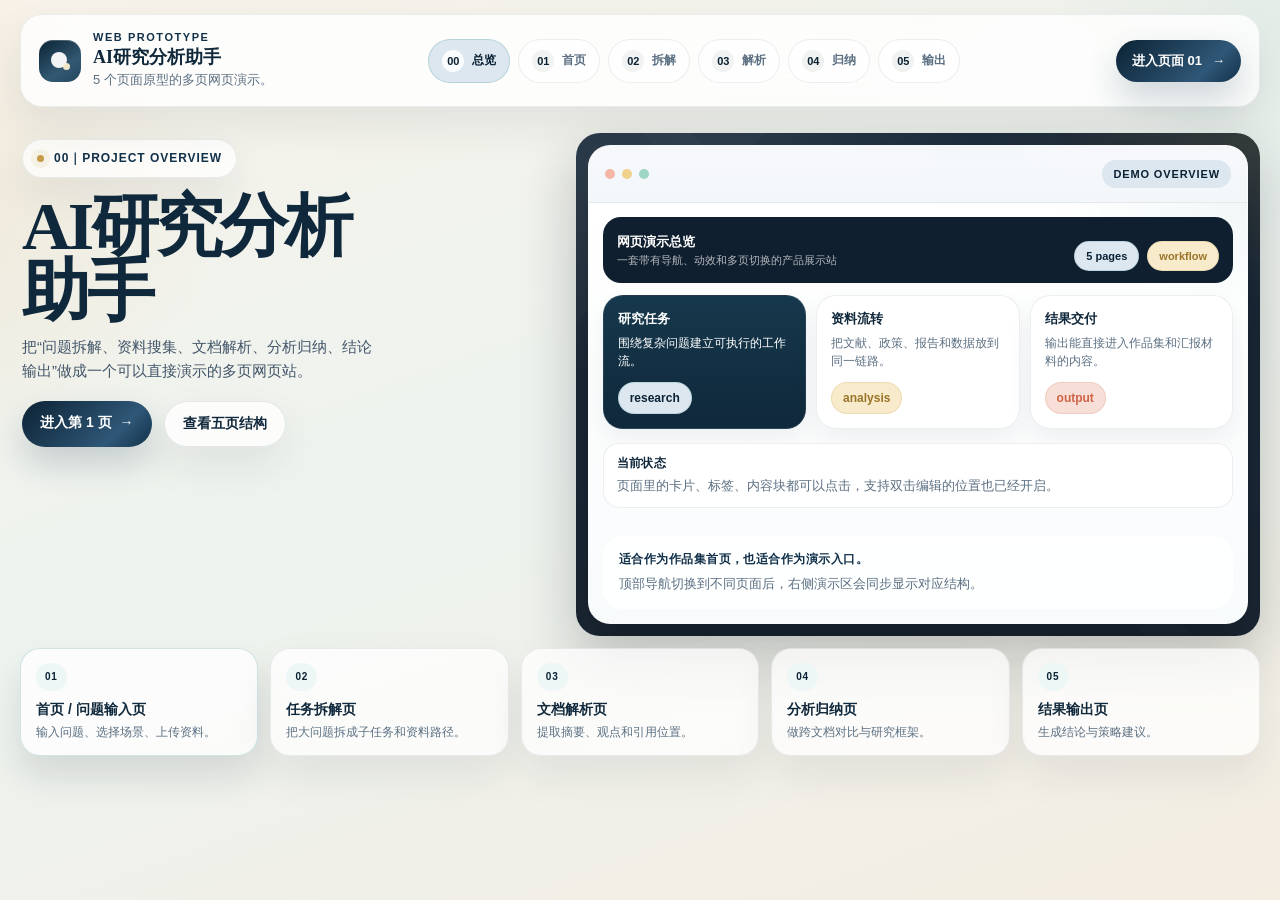
<file: index.html>
<!doctype html>
<html lang="zh-CN" data-page="overview">
<head>
  <meta charset="utf-8" />
  <meta name="viewport" content="width=device-width, initial-scale=1" />
  <title>AI研究分析助手｜总览</title>
  <link rel="stylesheet" href="./assets/styles.css" />
</head>
<body data-page="overview">
  <div class="site-shell">
    <header class="site-header">
      <a class="brand" href="index.html">
        <div class="brand-mark" aria-hidden="true"></div>
        <div class="brand-copy">
          <p class="brand-kicker">Web prototype</p>
          <p class="brand-title">AI研究分析助手</p>
          <p class="brand-subtitle">5 个页面原型的多页网页演示。</p>
        </div>
      </a>
      <nav class="site-nav" id="siteNav"></nav>
      <a class="site-cta" href="home.html">进入页面 01</a>
    </header>

    <main class="page">
      <section class="hero">
        <div class="hero-copy">
          <div>
            <div class="eyebrow" id="eyebrow"></div>
            <h1 class="hero-title" id="pageTitle"></h1>
            <p class="hero-lede" id="pageLede"></p>
            <div class="hero-actions" id="heroActions"></div>
          </div>
          <div class="hero-metrics" id="heroMetrics"></div>
        </div>
        <aside class="hero-panel" id="heroPanel"></aside>
      </section>

      <section class="chapter-strip" id="chapterStrip"></section>

      <section class="section-head reveal" id="chapters">
        <div>
          <h2>五个页面原型的浏览顺序</h2>
          <p>总览页先讲完整路径，再进入每个页面分别看输入、拆解、解析、归纳和输出。</p>
        </div>
      </section>

      <section class="detail-grid" id="detailGrid"></section>

      <section class="footer-panel" id="footerPanel"></section>
    </main>
  </div>

  <script src="./assets/app.js"></script>
  <script src="./assets/demo.js"></script>
</body>
</html>
</file>
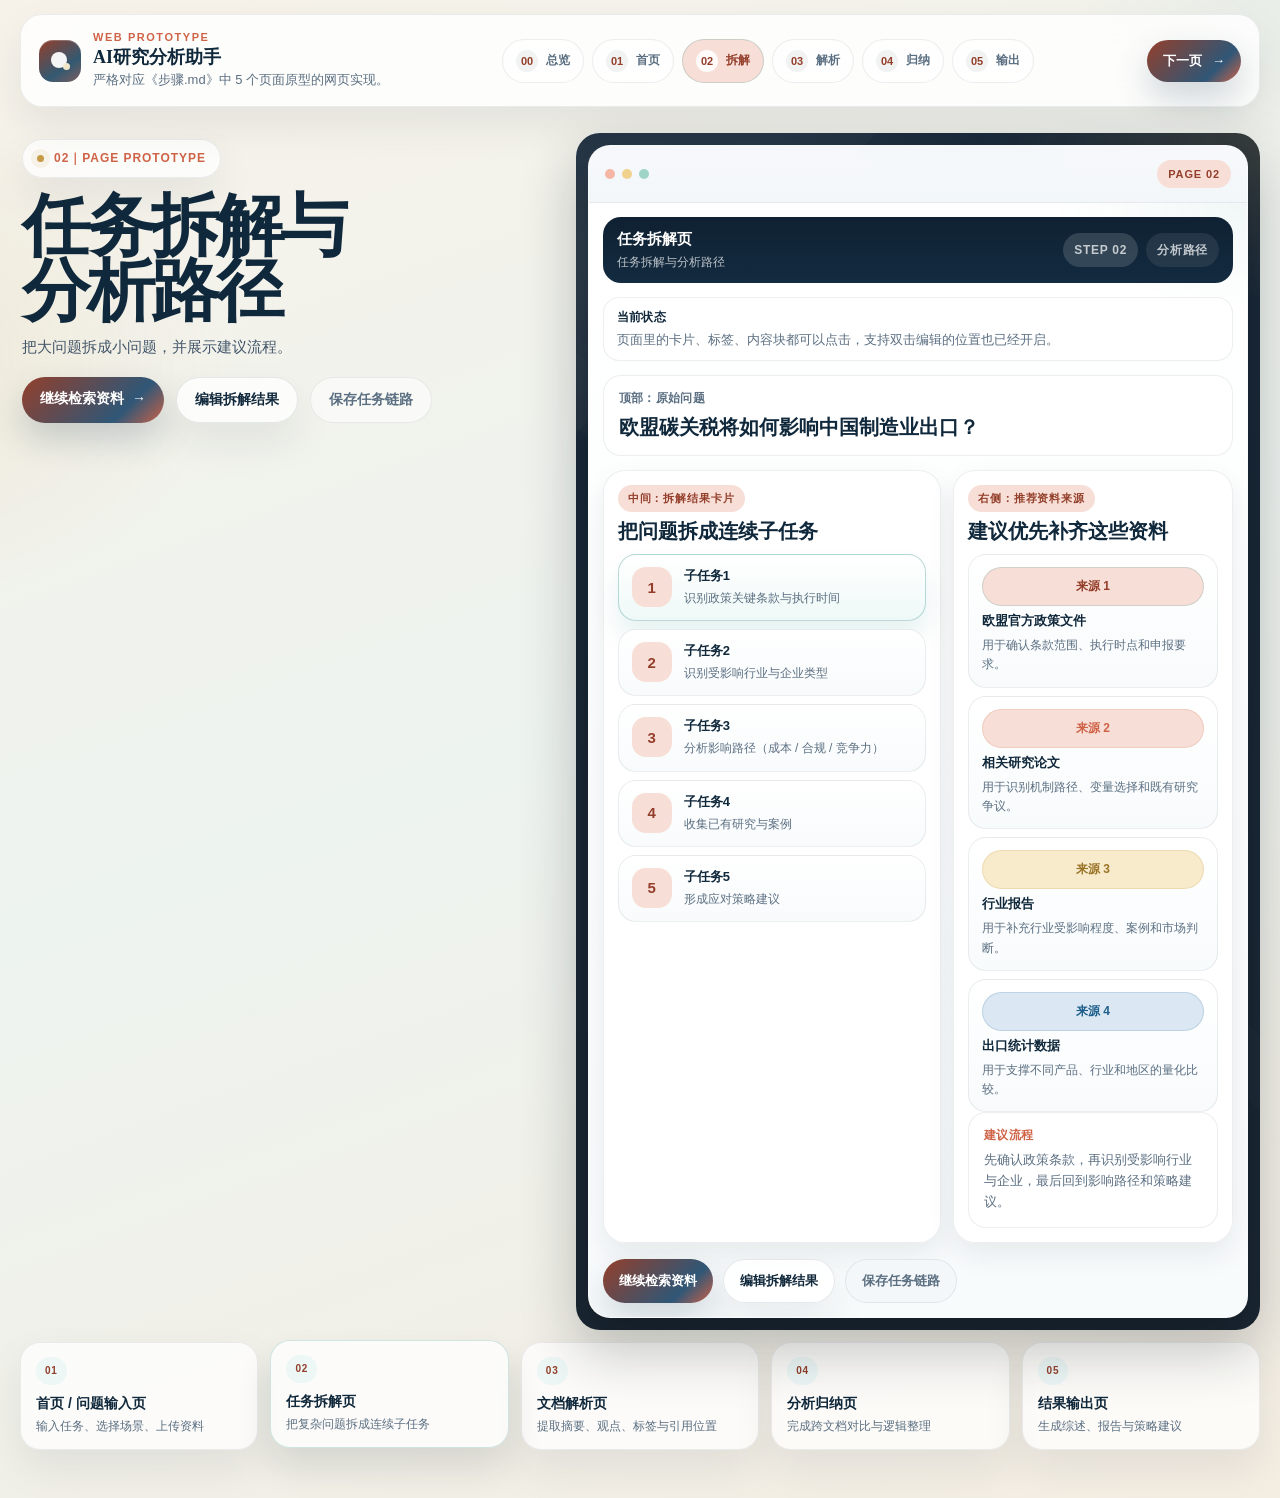
<file: decompose.html>
<!doctype html>
<html lang="zh-CN" data-page="decompose">
<head>
  <meta charset="utf-8" />
  <meta name="viewport" content="width=device-width, initial-scale=1" />
  <title>任务拆解与分析路径｜AI研究分析助手</title>
  <link rel="stylesheet" href="./assets/styles.css" />
</head>
<body data-page="decompose">
  <div class="site-shell">
    <header class="site-header">
      <a class="brand" href="index.html">
        <div class="brand-mark" aria-hidden="true"></div>
        <div class="brand-copy">
          <p class="brand-kicker">Web prototype</p>
          <p class="brand-title">AI研究分析助手</p>
          <p class="brand-subtitle">严格对应《步骤.md》中 5 个页面原型的网页实现。</p>
        </div>
      </a>
      <nav class="site-nav">
        <a class="nav-link" href="index.html"><span class="nav-index">00</span><span>总览</span></a>
        <a class="nav-link" href="home.html"><span class="nav-index">01</span><span>首页</span></a>
        <a class="nav-link active" href="decompose.html"><span class="nav-index">02</span><span>拆解</span></a>
        <a class="nav-link" href="parse.html"><span class="nav-index">03</span><span>解析</span></a>
        <a class="nav-link" href="synthesis.html"><span class="nav-index">04</span><span>归纳</span></a>
        <a class="nav-link" href="output.html"><span class="nav-index">05</span><span>输出</span></a>
      </nav>
      <a class="site-cta" href="parse.html">下一页</a>
    </header>

    <main class="page">
      <section class="hero">
        <div class="hero-copy">
          <div>
            <div class="eyebrow">02｜Page Prototype</div>
            <h1 class="hero-title">任务拆解与分析路径</h1>
            <p class="hero-lede">把大问题拆成小问题，并展示建议流程。</p>
            <div class="hero-actions">
              <a class="btn btn-primary btn-arrow" href="#prototype">继续检索资料</a>
              <a class="btn btn-secondary" href="#detailGrid">编辑拆解结果</a>
              <a class="btn btn-ghost" href="#prototype">保存任务链路</a>
            </div>
          </div>
          <div class="hero-metrics">
            <div class="metric-card"><strong>5</strong><span>子任务</span><span>从政策识别到策略建议共 5 步</span></div>
            <div class="metric-card"><strong>4</strong><span>资料来源</span><span>欧盟政策、学术论文、行业报告、出口统计数据</span></div>
            <div class="metric-card"><strong>1</strong><span>分析路径</span><span>把大问题变成可执行工作流</span></div>
          </div>
        </div>

        <aside class="hero-panel">
          <div class="demo-frame" id="prototype">
            <div class="demo-head">
              <div class="window-dots"><span></span><span></span><span></span></div>
              <div class="demo-tag">Page 02</div>
            </div>
            <div class="demo-body">
              <div class="proto-app">
                <div class="proto-topbar">
                  <div>
                    <strong>任务拆解页</strong>
                    <span>任务拆解与分析路径</span>
                  </div>
                  <div class="proto-topbar-meta">
                    <span class="proto-badge">step 02</span>
                    <span class="proto-badge proto-badge-ghost">分析路径</span>
                  </div>
                </div>

                <div class="proto-banner">
                  <span class="proto-label">顶部：原始问题</span>
                  <h3>欧盟碳关税将如何影响中国制造业出口？</h3>
                </div>

                <div class="proto-workspace proto-workspace-decompose">
                  <section class="proto-card proto-panel">
                    <div class="proto-section-head">
                      <span class="proto-kicker">中间：拆解结果卡片</span>
                      <h3>把问题拆成连续子任务</h3>
                    </div>

                    <div class="proto-task-list">
                      <div class="proto-task-card">
                        <div class="proto-task-index">1</div>
                        <div><strong>子任务1</strong><span>识别政策关键条款与执行时间</span></div>
                      </div>
                      <div class="proto-task-card">
                        <div class="proto-task-index">2</div>
                        <div><strong>子任务2</strong><span>识别受影响行业与企业类型</span></div>
                      </div>
                      <div class="proto-task-card">
                        <div class="proto-task-index">3</div>
                        <div><strong>子任务3</strong><span>分析影响路径（成本 / 合规 / 竞争力）</span></div>
                      </div>
                      <div class="proto-task-card">
                        <div class="proto-task-index">4</div>
                        <div><strong>子任务4</strong><span>收集已有研究与案例</span></div>
                      </div>
                      <div class="proto-task-card">
                        <div class="proto-task-index">5</div>
                        <div><strong>子任务5</strong><span>形成应对策略建议</span></div>
                      </div>
                    </div>
                  </section>

                  <aside class="proto-card proto-panel">
                    <div class="proto-section-head">
                      <span class="proto-kicker">右侧：推荐资料来源</span>
                      <h3>建议优先补齐这些资料</h3>
                    </div>

                    <div class="proto-source-list">
                      <div class="proto-source-item">
                        <span class="proto-tag teal">来源 1</span>
                        <strong>欧盟官方政策文件</strong>
                        <span>用于确认条款范围、执行时点和申报要求。</span>
                      </div>
                      <div class="proto-source-item">
                        <span class="proto-tag coral">来源 2</span>
                        <strong>相关研究论文</strong>
                        <span>用于识别机制路径、变量选择和既有研究争议。</span>
                      </div>
                      <div class="proto-source-item">
                        <span class="proto-tag gold">来源 3</span>
                        <strong>行业报告</strong>
                        <span>用于补充行业受影响程度、案例和市场判断。</span>
                      </div>
                      <div class="proto-source-item">
                        <span class="proto-tag slate">来源 4</span>
                        <strong>出口统计数据</strong>
                        <span>用于支撑不同产品、行业和地区的量化比较。</span>
                      </div>
                    </div>

                    <div class="proto-note">
                      <strong>建议流程</strong>
                      <span>先确认政策条款，再识别受影响行业与企业，最后回到影响路径和策略建议。</span>
                    </div>
                  </aside>
                </div>

                <div class="proto-action-row">
                  <button class="proto-action primary" type="button">继续检索资料</button>
                  <button class="proto-action secondary" type="button">编辑拆解结果</button>
                  <button class="proto-action ghost" type="button">保存任务链路</button>
                </div>
              </div>
            </div>
          </div>
        </aside>
      </section>

      <section class="chapter-strip">
        <a class="chapter-card" href="home.html"><small>01</small><strong>首页 / 问题输入页</strong><span>输入任务、选择场景、上传资料</span></a>
        <a class="chapter-card active" href="decompose.html"><small>02</small><strong>任务拆解页</strong><span>把复杂问题拆成连续子任务</span></a>
        <a class="chapter-card" href="parse.html"><small>03</small><strong>文档解析页</strong><span>提取摘要、观点、标签与引用位置</span></a>
        <a class="chapter-card" href="synthesis.html"><small>04</small><strong>分析归纳页</strong><span>完成跨文档对比与逻辑整理</span></a>
        <a class="chapter-card" href="output.html"><small>05</small><strong>结果输出页</strong><span>生成综述、报告与策略建议</span></a>
      </section>

      <section class="section-head">
        <div>
          <h2>按原文件落下的任务拆解页</h2>
          <p>顶部展示原始问题，中间展示拆解结果卡片，右侧给推荐资料来源，底部保留原文件要求的 3 个操作按钮。</p>
        </div>
      </section>

      <section class="detail-grid" id="detailGrid">
        <article class="detail-card">
          <div class="eyebrow">页面目标</div>
          <h3>把大问题拆成小问题，并展示建议流程。</h3>
          <p>拆解页承接首页输入，把模糊任务转换成一条清楚的分析路径。</p>
          <ul class="detail-list">
            <li>明确用户要回答的核心问题</li>
            <li>拆成连续子任务</li>
            <li>提示接下来该补哪些资料</li>
          </ul>
          <div class="detail-meta"><span class="tag teal">页面目标</span></div>
        </article>

        <article class="detail-card">
          <div class="eyebrow">页面布局</div>
          <h3>顶部原始问题，中间拆解结果卡片，右侧推荐资料来源。</h3>
          <p>布局结构和原文件一致，只把内容做得更可视化、更像真实产品界面。</p>
          <ul class="detail-list">
            <li>原始问题：欧盟碳关税将如何影响中国制造业出口？</li>
            <li>子任务 1-5：政策条款、受影响行业、影响路径、案例研究、策略建议</li>
            <li>推荐资料来源：欧盟官方政策文件、相关研究论文、行业报告、出口统计数据</li>
          </ul>
          <div class="detail-meta"><span class="tag coral">页面布局</span></div>
        </article>

        <article class="detail-card">
          <div class="eyebrow">页面按钮</div>
          <h3>主按钮按文件原文实现。</h3>
          <p>按钮名称保留了分析流推进、结果修订和任务留存三类动作。</p>
          <ul class="detail-list">
            <li>继续检索资料</li>
            <li>编辑拆解结果</li>
            <li>保存任务链路</li>
          </ul>
          <div class="detail-meta"><span class="tag gold">页面按钮</span></div>
        </article>
      </section>

      <section class="footer-panel">
        <div>
          <h3>拆解页是工作流的骨架，不是结果页。</h3>
          <p>只要这里拆得准，后面的文档解析和分析归纳就会自然得多。</p>
        </div>
        <div class="footer-actions">
          <a class="btn btn-primary btn-arrow" href="parse.html">去文档解析</a>
          <a class="btn btn-secondary" href="home.html">回到首页</a>
        </div>
      </section>
    </main>
  </div>
  <script src="./assets/demo.js"></script>
</body>
</html>
</file>
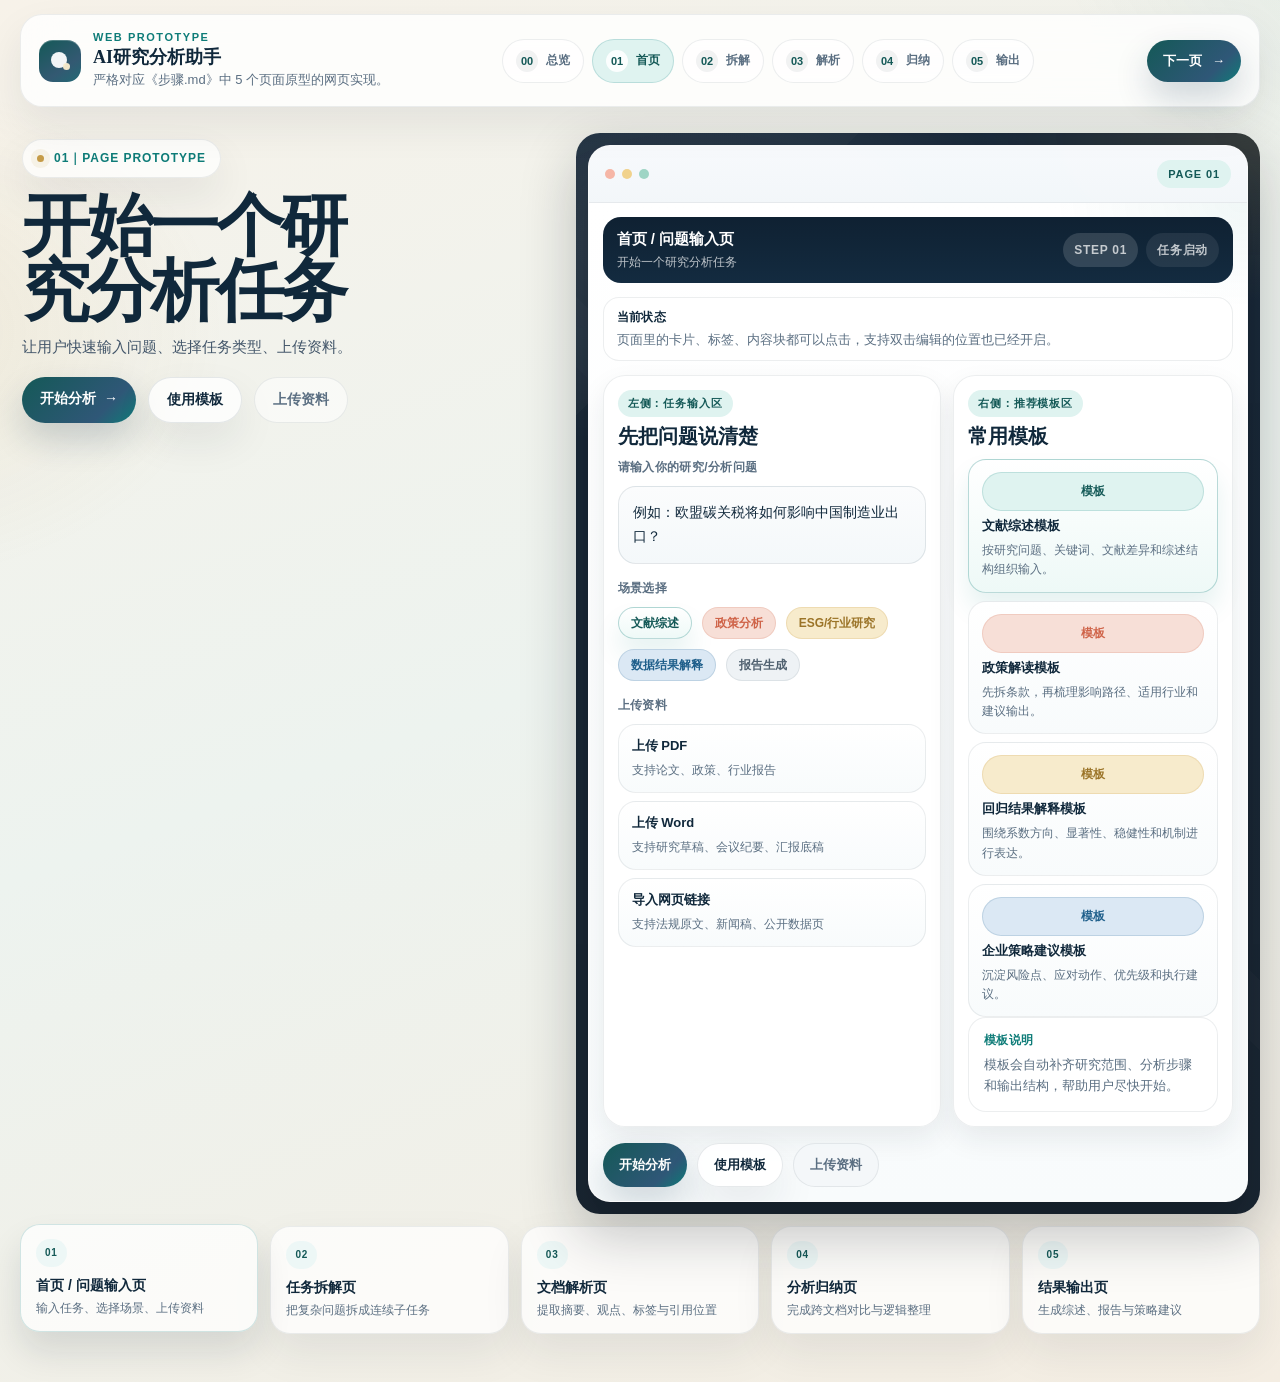
<file: home.html>
<!doctype html>
<html lang="zh-CN" data-page="home">
<head>
  <meta charset="utf-8" />
  <meta name="viewport" content="width=device-width, initial-scale=1" />
  <title>开始一个研究分析任务｜AI研究分析助手</title>
  <link rel="stylesheet" href="./assets/styles.css" />
</head>
<body data-page="home">
  <div class="site-shell">
    <header class="site-header">
      <a class="brand" href="index.html">
        <div class="brand-mark" aria-hidden="true"></div>
        <div class="brand-copy">
          <p class="brand-kicker">Web prototype</p>
          <p class="brand-title">AI研究分析助手</p>
          <p class="brand-subtitle">严格对应《步骤.md》中 5 个页面原型的网页实现。</p>
        </div>
      </a>
      <nav class="site-nav">
        <a class="nav-link" href="index.html"><span class="nav-index">00</span><span>总览</span></a>
        <a class="nav-link active" href="home.html"><span class="nav-index">01</span><span>首页</span></a>
        <a class="nav-link" href="decompose.html"><span class="nav-index">02</span><span>拆解</span></a>
        <a class="nav-link" href="parse.html"><span class="nav-index">03</span><span>解析</span></a>
        <a class="nav-link" href="synthesis.html"><span class="nav-index">04</span><span>归纳</span></a>
        <a class="nav-link" href="output.html"><span class="nav-index">05</span><span>输出</span></a>
      </nav>
      <a class="site-cta" href="decompose.html">下一页</a>
    </header>

    <main class="page">
      <section class="hero">
        <div class="hero-copy">
          <div>
            <div class="eyebrow">01｜Page Prototype</div>
            <h1 class="hero-title">开始一个研究分析任务</h1>
            <p class="hero-lede">让用户快速输入问题、选择任务类型、上传资料。</p>
            <div class="hero-actions">
              <a class="btn btn-primary btn-arrow" href="#prototype">开始分析</a>
              <a class="btn btn-secondary" href="#detailGrid">使用模板</a>
              <a class="btn btn-ghost" href="#prototype">上传资料</a>
            </div>
          </div>
          <div class="hero-metrics">
            <div class="metric-card"><strong>5</strong><span>任务场景</span><span>文献综述、政策分析、ESG/行业研究、数据结果解释、报告生成</span></div>
            <div class="metric-card"><strong>3</strong><span>上传入口</span><span>上传 PDF、上传 Word、导入网页链接</span></div>
            <div class="metric-card"><strong>4</strong><span>推荐模板</span><span>文献综述、政策解读、回归结果解释、企业策略建议</span></div>
          </div>
        </div>

        <aside class="hero-panel">
          <div class="demo-frame" id="prototype">
            <div class="demo-head">
              <div class="window-dots"><span></span><span></span><span></span></div>
              <div class="demo-tag">Page 01</div>
            </div>
            <div class="demo-body">
              <div class="proto-app">
                <div class="proto-topbar">
                  <div>
                    <strong>首页 / 问题输入页</strong>
                    <span>开始一个研究分析任务</span>
                  </div>
                  <div class="proto-topbar-meta">
                    <span class="proto-badge">step 01</span>
                    <span class="proto-badge proto-badge-ghost">任务启动</span>
                  </div>
                </div>

                <div class="proto-workspace proto-workspace-home">
                  <section class="proto-card proto-panel">
                    <div class="proto-section-head">
                      <span class="proto-kicker">左侧：任务输入区</span>
                      <h3>先把问题说清楚</h3>
                    </div>

                    <div class="proto-field">
                      <span class="proto-label">请输入你的研究/分析问题</span>
                      <div class="proto-textarea">例如：欧盟碳关税将如何影响中国制造业出口？</div>
                    </div>

                    <div class="proto-field">
                      <span class="proto-label">场景选择</span>
                      <div class="proto-choice-grid">
                        <span class="proto-pill teal">文献综述</span>
                        <span class="proto-pill coral">政策分析</span>
                        <span class="proto-pill gold">ESG/行业研究</span>
                        <span class="proto-pill slate">数据结果解释</span>
                        <span class="proto-pill neutral">报告生成</span>
                      </div>
                    </div>

                    <div class="proto-field">
                      <span class="proto-label">上传资料</span>
                      <div class="proto-upload-grid">
                        <div class="proto-upload-card">
                          <strong>上传 PDF</strong>
                          <span>支持论文、政策、行业报告</span>
                        </div>
                        <div class="proto-upload-card">
                          <strong>上传 Word</strong>
                          <span>支持研究草稿、会议纪要、汇报底稿</span>
                        </div>
                        <div class="proto-upload-card">
                          <strong>导入网页链接</strong>
                          <span>支持法规原文、新闻稿、公开数据页</span>
                        </div>
                      </div>
                    </div>
                  </section>

                  <aside class="proto-card proto-panel">
                    <div class="proto-section-head">
                      <span class="proto-kicker">右侧：推荐模板区</span>
                      <h3>常用模板</h3>
                    </div>

                    <div class="proto-stack">
                      <div class="proto-template-card">
                        <span class="proto-tag teal">模板</span>
                        <strong>文献综述模板</strong>
                        <span>按研究问题、关键词、文献差异和综述结构组织输入。</span>
                      </div>
                      <div class="proto-template-card">
                        <span class="proto-tag coral">模板</span>
                        <strong>政策解读模板</strong>
                        <span>先拆条款，再梳理影响路径、适用行业和建议输出。</span>
                      </div>
                      <div class="proto-template-card">
                        <span class="proto-tag gold">模板</span>
                        <strong>回归结果解释模板</strong>
                        <span>围绕系数方向、显著性、稳健性和机制进行表达。</span>
                      </div>
                      <div class="proto-template-card">
                        <span class="proto-tag slate">模板</span>
                        <strong>企业策略建议模板</strong>
                        <span>沉淀风险点、应对动作、优先级和执行建议。</span>
                      </div>
                    </div>

                    <div class="proto-note">
                      <strong>模板说明</strong>
                      <span>模板会自动补齐研究范围、分析步骤和输出结构，帮助用户尽快开始。</span>
                    </div>
                  </aside>
                </div>

                <div class="proto-action-row">
                  <button class="proto-action primary" type="button">开始分析</button>
                  <button class="proto-action secondary" type="button">使用模板</button>
                  <button class="proto-action ghost" type="button">上传资料</button>
                </div>
              </div>
            </div>
          </div>
        </aside>
      </section>

      <section class="chapter-strip">
        <a class="chapter-card active" href="home.html"><small>01</small><strong>首页 / 问题输入页</strong><span>输入任务、选择场景、上传资料</span></a>
        <a class="chapter-card" href="decompose.html"><small>02</small><strong>任务拆解页</strong><span>把复杂问题拆成连续子任务</span></a>
        <a class="chapter-card" href="parse.html"><small>03</small><strong>文档解析页</strong><span>提取摘要、观点、标签与引用位置</span></a>
        <a class="chapter-card" href="synthesis.html"><small>04</small><strong>分析归纳页</strong><span>完成跨文档对比与逻辑整理</span></a>
        <a class="chapter-card" href="output.html"><small>05</small><strong>结果输出页</strong><span>生成综述、报告与策略建议</span></a>
      </section>

      <section class="section-head" id="chapters">
        <div>
          <h2>按原文件拆成：页面目标 / 页面布局 / 页面按钮</h2>
          <p>这一页的重点不是介绍产品能力，而是把用户顺利拉进工作流。右侧原型保留了左侧任务输入、右侧推荐模板的结构。</p>
        </div>
      </section>

      <section class="detail-grid" id="detailGrid">
        <article class="detail-card">
          <div class="eyebrow">页面目标</div>
          <h3>让用户快速输入问题、选择任务类型、上传资料。</h3>
          <p>首页负责降低起步门槛，让用户在第一屏就完成最关键的启动动作。</p>
          <ul class="detail-list">
            <li>输入研究 / 分析问题</li>
            <li>选择任务类型</li>
            <li>补齐初始资料</li>
          </ul>
          <div class="detail-meta"><span class="tag teal">页面目标</span></div>
        </article>

        <article class="detail-card">
          <div class="eyebrow">页面布局</div>
          <h3>左侧任务输入区，右侧推荐模板区。</h3>
          <p>信息结构直接按原文件实现，没有额外改名或换层级。</p>
          <ul class="detail-list">
            <li>输入框：请输入你的研究/分析问题</li>
            <li>场景选择：文献综述、政策分析、ESG/行业研究、数据结果解释、报告生成</li>
            <li>推荐模板：文献综述模板、政策解读模板、回归结果解释模板、企业策略建议模板</li>
          </ul>
          <div class="detail-meta"><span class="tag coral">页面布局</span></div>
        </article>

        <article class="detail-card">
          <div class="eyebrow">页面按钮</div>
          <h3>主按钮名称严格对齐原文件。</h3>
          <p>按钮文案直接用于后续 Figma、Axure、PPT 原型。</p>
          <ul class="detail-list">
            <li>开始分析</li>
            <li>使用模板</li>
            <li>上传资料</li>
          </ul>
          <div class="detail-meta"><span class="tag gold">页面按钮</span></div>
        </article>
      </section>

      <section class="footer-panel">
        <div>
          <h3>首页负责把任务拉进系统，而不是先解释复杂能力。</h3>
          <p>当用户完成问题输入、场景选择和资料上传，后面的任务拆解页就有了清晰起点。</p>
        </div>
        <div class="footer-actions">
          <a class="btn btn-primary btn-arrow" href="decompose.html">去任务拆解</a>
          <a class="btn btn-secondary" href="index.html">回到总览</a>
        </div>
      </section>
    </main>
  </div>
  <script src="./assets/demo.js"></script>
</body>
</html>
</file>
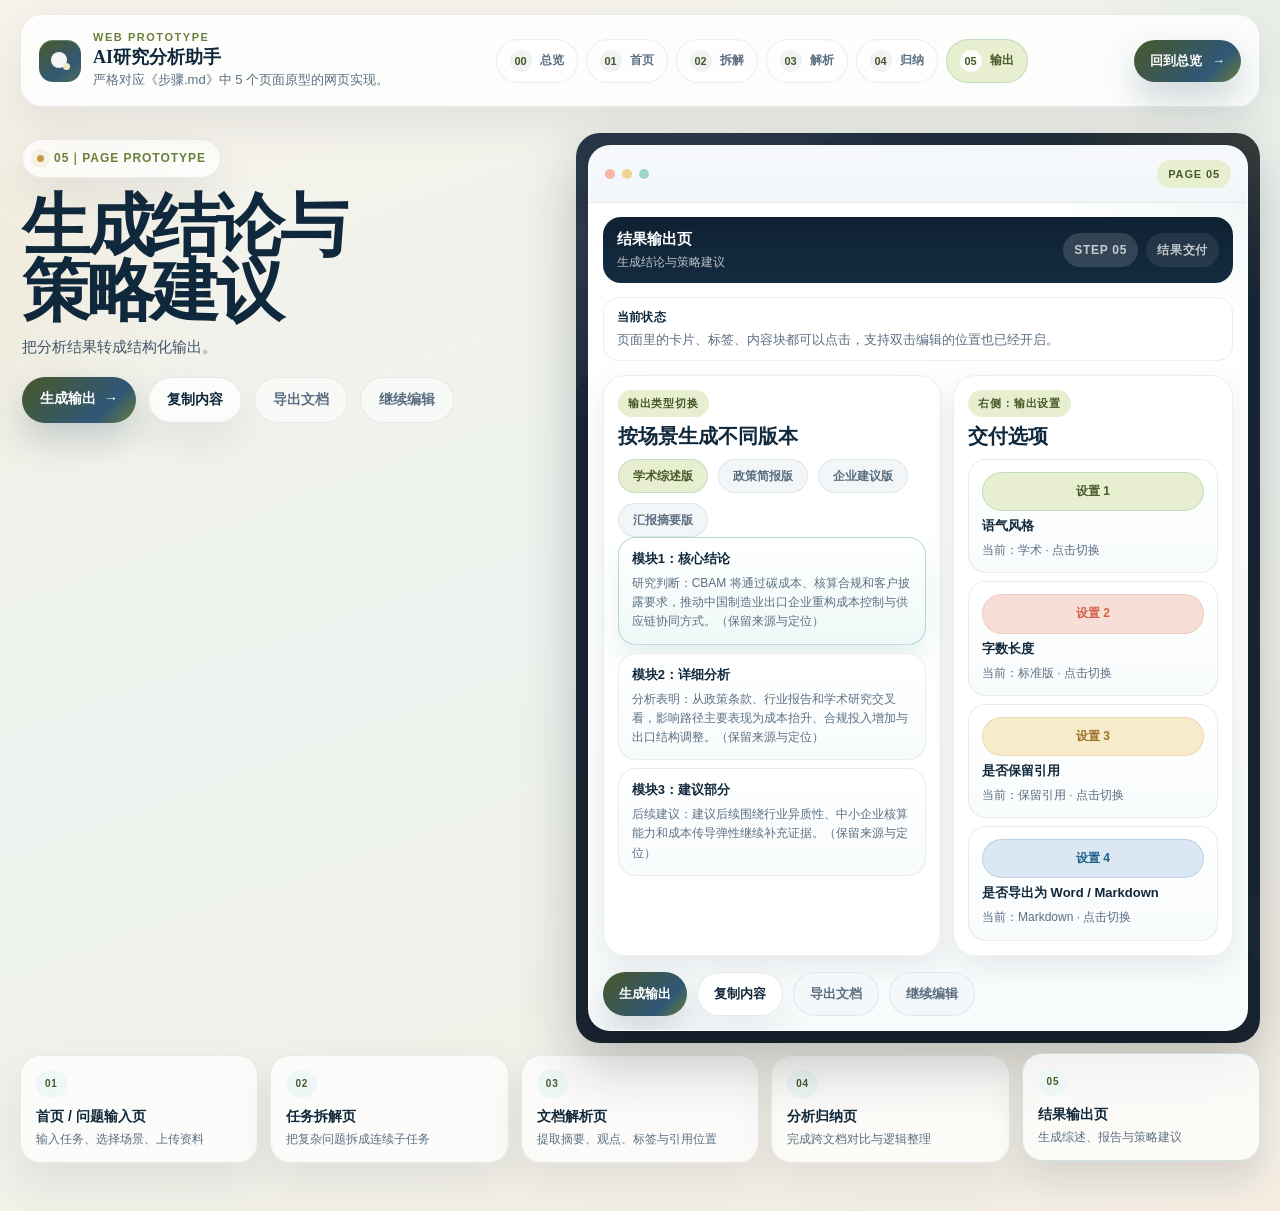
<file: output.html>
<!doctype html>
<html lang="zh-CN" data-page="output">
<head>
  <meta charset="utf-8" />
  <meta name="viewport" content="width=device-width, initial-scale=1" />
  <title>生成结论与策略建议｜AI研究分析助手</title>
  <link rel="stylesheet" href="./assets/styles.css" />
</head>
<body data-page="output">
  <div class="site-shell">
    <header class="site-header">
      <a class="brand" href="index.html">
        <div class="brand-mark" aria-hidden="true"></div>
        <div class="brand-copy">
          <p class="brand-kicker">Web prototype</p>
          <p class="brand-title">AI研究分析助手</p>
          <p class="brand-subtitle">严格对应《步骤.md》中 5 个页面原型的网页实现。</p>
        </div>
      </a>
      <nav class="site-nav">
        <a class="nav-link" href="index.html"><span class="nav-index">00</span><span>总览</span></a>
        <a class="nav-link" href="home.html"><span class="nav-index">01</span><span>首页</span></a>
        <a class="nav-link" href="decompose.html"><span class="nav-index">02</span><span>拆解</span></a>
        <a class="nav-link" href="parse.html"><span class="nav-index">03</span><span>解析</span></a>
        <a class="nav-link" href="synthesis.html"><span class="nav-index">04</span><span>归纳</span></a>
        <a class="nav-link active" href="output.html"><span class="nav-index">05</span><span>输出</span></a>
      </nav>
      <a class="site-cta" href="index.html">回到总览</a>
    </header>

    <main class="page">
      <section class="hero">
        <div class="hero-copy">
          <div>
            <div class="eyebrow">05｜Page Prototype</div>
            <h1 class="hero-title">生成结论与策略建议</h1>
            <p class="hero-lede">把分析结果转成结构化输出。</p>
            <div class="hero-actions">
              <a class="btn btn-primary btn-arrow" href="#prototype">生成输出</a>
              <a class="btn btn-secondary" href="#detailGrid">复制内容</a>
              <a class="btn btn-ghost" href="#prototype">导出文档</a>
              <a class="btn btn-ghost" href="synthesis.html">继续编辑</a>
            </div>
          </div>
          <div class="hero-metrics">
            <div class="metric-card"><strong>4</strong><span>输出版本</span><span>学术综述版、政策简报版、企业建议版、汇报摘要版</span></div>
            <div class="metric-card"><strong>3</strong><span>主内容模块</span><span>核心结论、详细分析、建议部分</span></div>
            <div class="metric-card"><strong>4</strong><span>输出设置</span><span>语气风格、字数长度、保留引用、导出格式</span></div>
          </div>
        </div>

        <aside class="hero-panel">
          <div class="demo-frame" id="prototype">
            <div class="demo-head">
              <div class="window-dots"><span></span><span></span><span></span></div>
              <div class="demo-tag">Page 05</div>
            </div>
            <div class="demo-body">
              <div class="proto-app">
                <div class="proto-topbar">
                  <div>
                    <strong>结果输出页</strong>
                    <span>生成结论与策略建议</span>
                  </div>
                  <div class="proto-topbar-meta">
                    <span class="proto-badge">step 05</span>
                    <span class="proto-badge proto-badge-ghost">结果交付</span>
                  </div>
                </div>

                <div class="proto-workspace proto-workspace-output">
                  <section class="proto-card proto-panel">
                    <div class="proto-section-head">
                      <span class="proto-kicker">输出类型切换</span>
                      <h3>按场景生成不同版本</h3>
                    </div>

                    <div class="proto-mode-tabs">
                      <span class="proto-mode active">学术综述版</span>
                      <span class="proto-mode">政策简报版</span>
                      <span class="proto-mode">企业建议版</span>
                      <span class="proto-mode">汇报摘要版</span>
                    </div>

                    <div class="proto-output-blocks">
                      <div class="proto-output-card">
                        <strong>模块1：核心结论</strong>
                        <p>一段摘要：CBAM 将通过碳成本、核算合规和客户披露要求，推动中国制造业出口企业重构成本控制与供应链协同方式。</p>
                      </div>
                      <div class="proto-output-card">
                        <strong>模块2：详细分析</strong>
                        <p>影响路径：成本抬升、合规投入增加、出口结构调整。核心证据：政策条款、行业报告与学术研究的交叉印证。风险点：高碳行业利润率承压，中小企业核算能力不足。</p>
                      </div>
                      <div class="proto-output-card">
                        <strong>模块3：建议部分</strong>
                        <p>短期建议：先补齐碳核算与披露能力。中期建议：推动产品升级与客户结构优化。需进一步补充的信息：分行业成本传导能力与市场替代弹性。</p>
                      </div>
                    </div>
                  </section>

                  <aside class="proto-card proto-panel proto-settings-panel">
                    <div class="proto-section-head">
                      <span class="proto-kicker">右侧：输出设置</span>
                      <h3>交付选项</h3>
                    </div>

                    <div class="proto-settings-list">
                      <div class="proto-setting-item">
                        <span class="proto-tag teal">设置 1</span>
                        <strong>语气风格</strong>
                        <span>学术 / 政策 / 企业 / 汇报</span>
                      </div>
                      <div class="proto-setting-item">
                        <span class="proto-tag coral">设置 2</span>
                        <strong>字数长度</strong>
                        <span>短版 / 标准版 / 长版</span>
                      </div>
                      <div class="proto-setting-item">
                        <span class="proto-tag gold">设置 3</span>
                        <strong>是否保留引用</strong>
                        <span>保留原始出处与定位，便于追溯</span>
                      </div>
                      <div class="proto-setting-item">
                        <span class="proto-tag slate">设置 4</span>
                        <strong>是否导出为 Word / Markdown</strong>
                        <span>支持一键导出交付内容</span>
                      </div>
                    </div>
                  </aside>
                </div>

                <div class="proto-action-row">
                  <button class="proto-action primary" type="button">生成输出</button>
                  <button class="proto-action secondary" type="button">复制内容</button>
                  <button class="proto-action ghost" type="button">导出文档</button>
                  <button class="proto-action ghost" type="button">继续编辑</button>
                </div>
              </div>
            </div>
          </div>
        </aside>
      </section>

      <section class="chapter-strip">
        <a class="chapter-card" href="home.html"><small>01</small><strong>首页 / 问题输入页</strong><span>输入任务、选择场景、上传资料</span></a>
        <a class="chapter-card" href="decompose.html"><small>02</small><strong>任务拆解页</strong><span>把复杂问题拆成连续子任务</span></a>
        <a class="chapter-card" href="parse.html"><small>03</small><strong>文档解析页</strong><span>提取摘要、观点、标签与引用位置</span></a>
        <a class="chapter-card" href="synthesis.html"><small>04</small><strong>分析归纳页</strong><span>完成跨文档对比与逻辑整理</span></a>
        <a class="chapter-card active" href="output.html"><small>05</small><strong>结果输出页</strong><span>生成综述、报告与策略建议</span></a>
      </section>

      <section class="section-head">
        <div>
          <h2>按原文件实现的结果输出页</h2>
          <p>页面左侧先切换输出类型，再展示核心结论、详细分析和建议部分，右侧收输出设置，底部保留原文件的 4 个按钮。</p>
        </div>
      </section>

      <section class="detail-grid" id="detailGrid">
        <article class="detail-card">
          <div class="eyebrow">页面目标</div>
          <h3>把分析结果转成结构化输出。</h3>
          <p>输出页负责把前面所有分析过程收口成可复制、可导出、可继续编辑的交付结果。</p>
          <ul class="detail-list">
            <li>选择输出版本</li>
            <li>组织结论、分析与建议</li>
            <li>控制语气、长度与导出格式</li>
          </ul>
          <div class="detail-meta"><span class="tag teal">页面目标</span></div>
        </article>

        <article class="detail-card">
          <div class="eyebrow">页面布局</div>
          <h3>输出类型切换 + 主内容区 + 右侧输出设置。</h3>
          <p>信息结构完全对应原文件，不改按钮名、不改模块名。</p>
          <ul class="detail-list">
            <li>输出类型切换：学术综述版、政策简报版、企业建议版、汇报摘要版</li>
            <li>主内容区：核心结论、详细分析、建议部分</li>
            <li>右侧设置：语气风格、字数长度、是否保留引用、是否导出为 Word / Markdown</li>
          </ul>
          <div class="detail-meta"><span class="tag coral">页面布局</span></div>
        </article>

        <article class="detail-card">
          <div class="eyebrow">页面按钮</div>
          <h3>保留原文件中的 4 个主要操作。</h3>
          <p>这 4 个按钮正好覆盖生成、复制、导出和回退编辑四类动作。</p>
          <ul class="detail-list">
            <li>生成输出</li>
            <li>复制内容</li>
            <li>导出文档</li>
            <li>继续编辑</li>
          </ul>
          <div class="detail-meta"><span class="tag gold">页面按钮</span></div>
        </article>
      </section>

      <section class="footer-panel">
        <div>
          <h3>输出页是整个工作流的最后一公里。</h3>
          <p>当用户能在这里直接生成、复制和导出内容，这套原型就完成了从“研究问题”到“可交付结果”的闭环。</p>
        </div>
        <div class="footer-actions">
          <a class="btn btn-primary btn-arrow" href="index.html">回到总览</a>
          <a class="btn btn-secondary" href="synthesis.html">返回分析归纳</a>
        </div>
      </section>
    </main>
  </div>
  <script src="./assets/demo.js"></script>
</body>
</html>
</file>
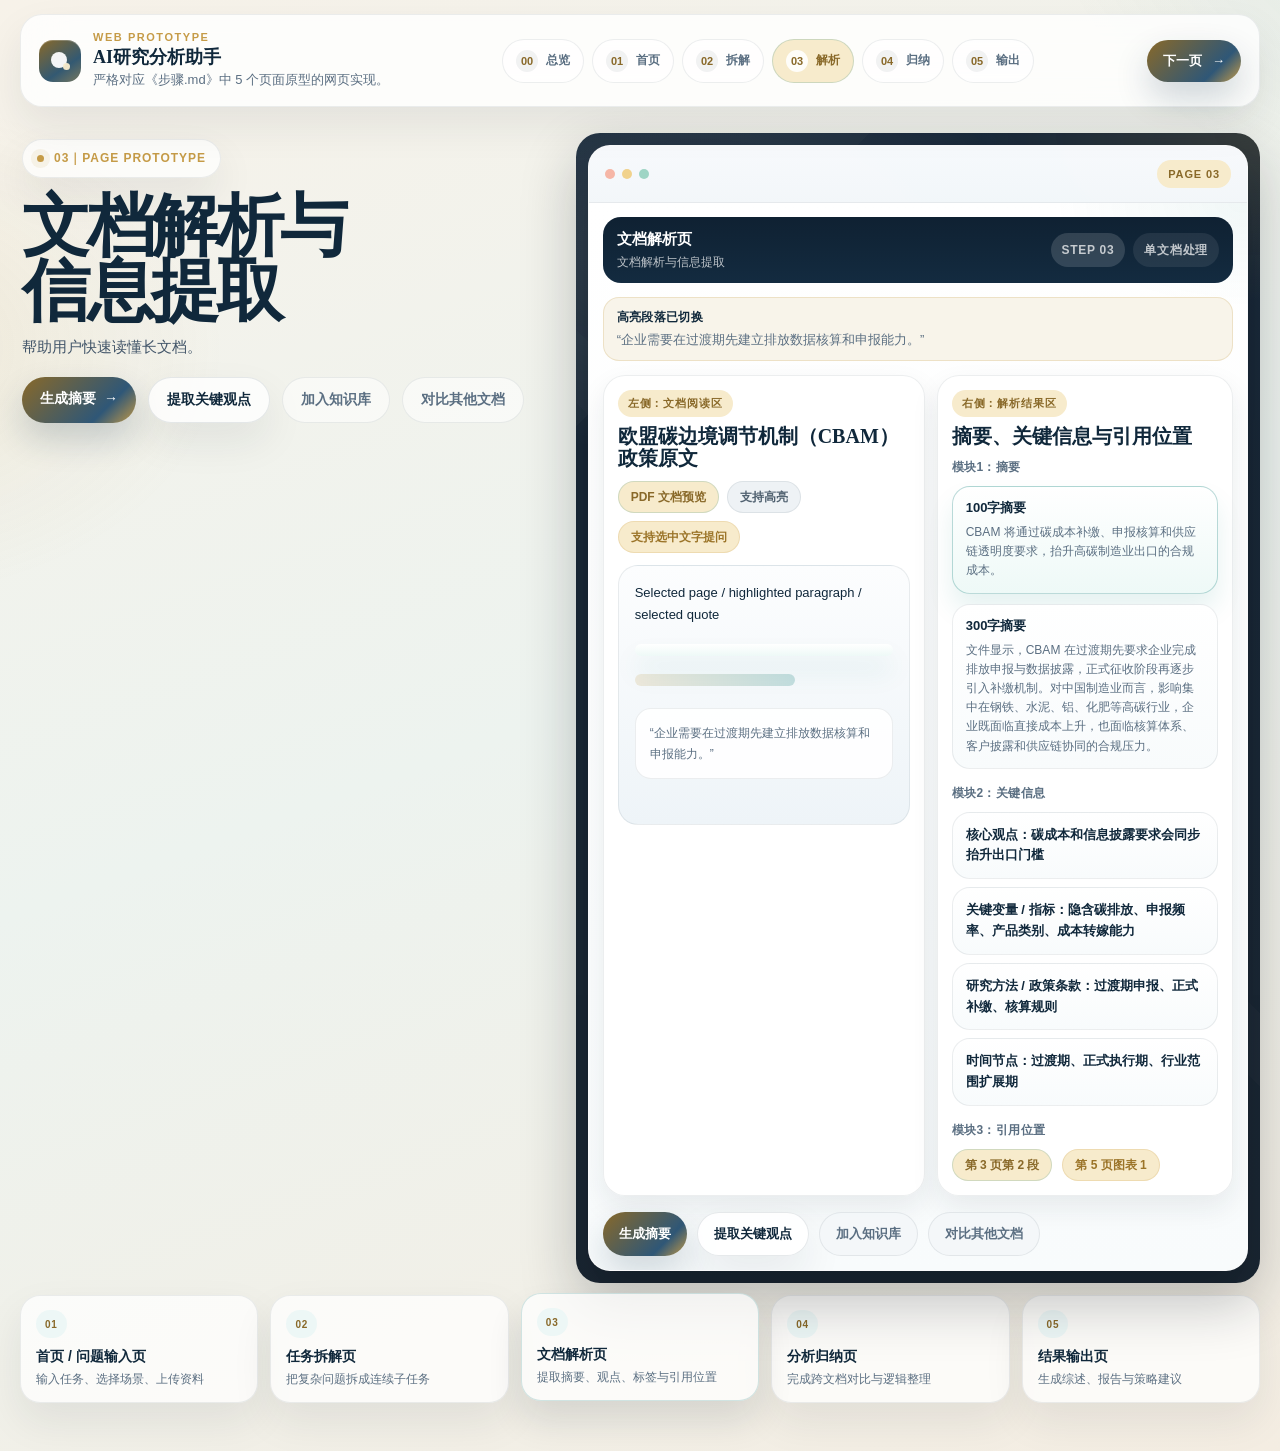
<file: parse.html>
<!doctype html>
<html lang="zh-CN" data-page="parse">
<head>
  <meta charset="utf-8" />
  <meta name="viewport" content="width=device-width, initial-scale=1" />
  <title>文档解析与信息提取｜AI研究分析助手</title>
  <link rel="stylesheet" href="./assets/styles.css" />
</head>
<body data-page="parse">
  <div class="site-shell">
    <header class="site-header">
      <a class="brand" href="index.html">
        <div class="brand-mark" aria-hidden="true"></div>
        <div class="brand-copy">
          <p class="brand-kicker">Web prototype</p>
          <p class="brand-title">AI研究分析助手</p>
          <p class="brand-subtitle">严格对应《步骤.md》中 5 个页面原型的网页实现。</p>
        </div>
      </a>
      <nav class="site-nav">
        <a class="nav-link" href="index.html"><span class="nav-index">00</span><span>总览</span></a>
        <a class="nav-link" href="home.html"><span class="nav-index">01</span><span>首页</span></a>
        <a class="nav-link" href="decompose.html"><span class="nav-index">02</span><span>拆解</span></a>
        <a class="nav-link active" href="parse.html"><span class="nav-index">03</span><span>解析</span></a>
        <a class="nav-link" href="synthesis.html"><span class="nav-index">04</span><span>归纳</span></a>
        <a class="nav-link" href="output.html"><span class="nav-index">05</span><span>输出</span></a>
      </nav>
      <a class="site-cta" href="synthesis.html">下一页</a>
    </header>

    <main class="page">
      <section class="hero">
        <div class="hero-copy">
          <div>
            <div class="eyebrow">03｜Page Prototype</div>
            <h1 class="hero-title">文档解析与信息提取</h1>
            <p class="hero-lede">帮助用户快速读懂长文档。</p>
            <div class="hero-actions">
              <a class="btn btn-primary btn-arrow" href="#prototype">生成摘要</a>
              <a class="btn btn-secondary" href="#detailGrid">提取关键观点</a>
              <a class="btn btn-ghost" href="#prototype">加入知识库</a>
              <a class="btn btn-ghost" href="synthesis.html">对比其他文档</a>
            </div>
          </div>
          <div class="hero-metrics">
            <div class="metric-card"><strong>2</strong><span>摘要长度</span><span>100 字摘要、300 字摘要</span></div>
            <div class="metric-card"><strong>4</strong><span>关键信息块</span><span>观点、变量、方法 / 条款、时间节点</span></div>
            <div class="metric-card"><strong>2</strong><span>引用示例</span><span>页码、段落、图表定位</span></div>
          </div>
        </div>

        <aside class="hero-panel">
          <div class="demo-frame" id="prototype">
            <div class="demo-head">
              <div class="window-dots"><span></span><span></span><span></span></div>
              <div class="demo-tag">Page 03</div>
            </div>
            <div class="demo-body">
              <div class="proto-app">
                <div class="proto-topbar">
                  <div>
                    <strong>文档解析页</strong>
                    <span>文档解析与信息提取</span>
                  </div>
                  <div class="proto-topbar-meta">
                    <span class="proto-badge">step 03</span>
                    <span class="proto-badge proto-badge-ghost">单文档处理</span>
                  </div>
                </div>

                <div class="proto-workspace proto-workspace-parse">
                  <section class="proto-card proto-panel proto-document-panel">
                    <div class="proto-section-head">
                      <span class="proto-kicker">左侧：文档阅读区</span>
                      <h3>欧盟碳边境调节机制（CBAM）政策原文</h3>
                    </div>

                    <div class="proto-document">
                      <div class="proto-document-toolbar">
                        <span class="proto-tag teal">PDF 文档预览</span>
                        <span class="proto-tag neutral">支持高亮</span>
                        <span class="proto-tag gold">支持选中文字提问</span>
                      </div>
                      <div class="proto-document-body">
                        <p>Selected page / highlighted paragraph / selected quote</p>
                        <div class="proto-highlight-line"></div>
                        <div class="proto-highlight-line short"></div>
                        <div class="proto-document-quote">“企业需要在过渡期先建立排放数据核算和申报能力。”</div>
                      </div>
                    </div>
                  </section>

                  <aside class="proto-card proto-panel proto-result-panel">
                    <div class="proto-section-head">
                      <span class="proto-kicker">右侧：解析结果区</span>
                      <h3>摘要、关键信息与引用位置</h3>
                    </div>

                    <div class="proto-module">
                      <span class="proto-label">模块1：摘要</span>
                      <div class="proto-summary-card">
                        <strong>100字摘要</strong>
                        <p>CBAM 将通过碳成本补缴、申报核算和供应链透明度要求，抬升高碳制造业出口的合规成本。</p>
                      </div>
                      <div class="proto-summary-card">
                        <strong>300字摘要</strong>
                        <p>文件显示，CBAM 在过渡期先要求企业完成排放申报与数据披露，正式征收阶段再逐步引入补缴机制。对中国制造业而言，影响集中在钢铁、水泥、铝、化肥等高碳行业，企业既面临直接成本上升，也面临核算体系、客户披露和供应链协同的合规压力。</p>
                      </div>
                    </div>

                    <div class="proto-module">
                      <span class="proto-label">模块2：关键信息</span>
                      <div class="proto-list">
                        <div class="proto-list-item"><strong>核心观点：碳成本和信息披露要求会同步抬升出口门槛</strong></div>
                        <div class="proto-list-item"><strong>关键变量 / 指标：隐含碳排放、申报频率、产品类别、成本转嫁能力</strong></div>
                        <div class="proto-list-item"><strong>研究方法 / 政策条款：过渡期申报、正式补缴、核算规则</strong></div>
                        <div class="proto-list-item"><strong>时间节点：过渡期、正式执行期、行业范围扩展期</strong></div>
                      </div>
                    </div>

                    <div class="proto-module">
                      <span class="proto-label">模块3：引用位置</span>
                      <div class="proto-inline-tags">
                        <span class="proto-tag teal">第 3 页第 2 段</span>
                        <span class="proto-tag gold">第 5 页图表 1</span>
                      </div>
                    </div>
                  </aside>
                </div>

                <div class="proto-action-row">
                  <button class="proto-action primary" type="button">生成摘要</button>
                  <button class="proto-action secondary" type="button">提取关键观点</button>
                  <button class="proto-action ghost" type="button">加入知识库</button>
                  <button class="proto-action ghost" type="button">对比其他文档</button>
                </div>
              </div>
            </div>
          </div>
        </aside>
      </section>

      <section class="chapter-strip">
        <a class="chapter-card" href="home.html"><small>01</small><strong>首页 / 问题输入页</strong><span>输入任务、选择场景、上传资料</span></a>
        <a class="chapter-card" href="decompose.html"><small>02</small><strong>任务拆解页</strong><span>把复杂问题拆成连续子任务</span></a>
        <a class="chapter-card active" href="parse.html"><small>03</small><strong>文档解析页</strong><span>提取摘要、观点、标签与引用位置</span></a>
        <a class="chapter-card" href="synthesis.html"><small>04</small><strong>分析归纳页</strong><span>完成跨文档对比与逻辑整理</span></a>
        <a class="chapter-card" href="output.html"><small>05</small><strong>结果输出页</strong><span>生成综述、报告与策略建议</span></a>
      </section>

      <section class="section-head">
        <div>
          <h2>按原文件实现的文档解析页</h2>
          <p>左侧保留文档阅读区，右侧保留解析结果区，并把摘要、关键信息和引用位置拆成独立模块。</p>
        </div>
      </section>

      <section class="detail-grid" id="detailGrid">
        <article class="detail-card">
          <div class="eyebrow">页面目标</div>
          <h3>帮助用户快速读懂长文档。</h3>
          <p>解析页不是只给一个总结，而是把文档内容转成可继续分析的结构化信息。</p>
          <ul class="detail-list">
            <li>快速浏览文档内容</li>
            <li>抽出摘要与关键观点</li>
            <li>保留可追溯引用位置</li>
          </ul>
          <div class="detail-meta"><span class="tag teal">页面目标</span></div>
        </article>

        <article class="detail-card">
          <div class="eyebrow">页面布局</div>
          <h3>左侧文档阅读区，右侧解析结果区。</h3>
          <p>页面布局完全照着原文件的左右结构来实现。</p>
          <ul class="detail-list">
            <li>左侧：PDF 文档预览、支持高亮、支持选中文字提问</li>
            <li>右侧模块 1：100 字摘要、300 字摘要</li>
            <li>右侧模块 2-3：关键信息、引用位置</li>
          </ul>
          <div class="detail-meta"><span class="tag coral">页面布局</span></div>
        </article>

        <article class="detail-card">
          <div class="eyebrow">页面按钮</div>
          <h3>操作按钮对应原文件的 4 个动作。</h3>
          <p>覆盖摘要生成、观点提取、知识沉淀和跨文档对比。</p>
          <ul class="detail-list">
            <li>生成摘要</li>
            <li>提取关键观点</li>
            <li>加入知识库</li>
            <li>对比其他文档</li>
          </ul>
          <div class="detail-meta"><span class="tag gold">页面按钮</span></div>
        </article>
      </section>

      <section class="footer-panel">
        <div>
          <h3>解析页负责把单篇材料“清洗干净”，为后续归纳做准备。</h3>
          <p>只有把摘要、观点、变量和引用位置提取出来，跨文档对比才真正有基础。</p>
        </div>
        <div class="footer-actions">
          <a class="btn btn-primary btn-arrow" href="synthesis.html">去分析归纳</a>
          <a class="btn btn-secondary" href="decompose.html">回到任务拆解</a>
        </div>
      </section>
    </main>
  </div>
  <script src="./assets/demo.js"></script>
</body>
</html>
</file>
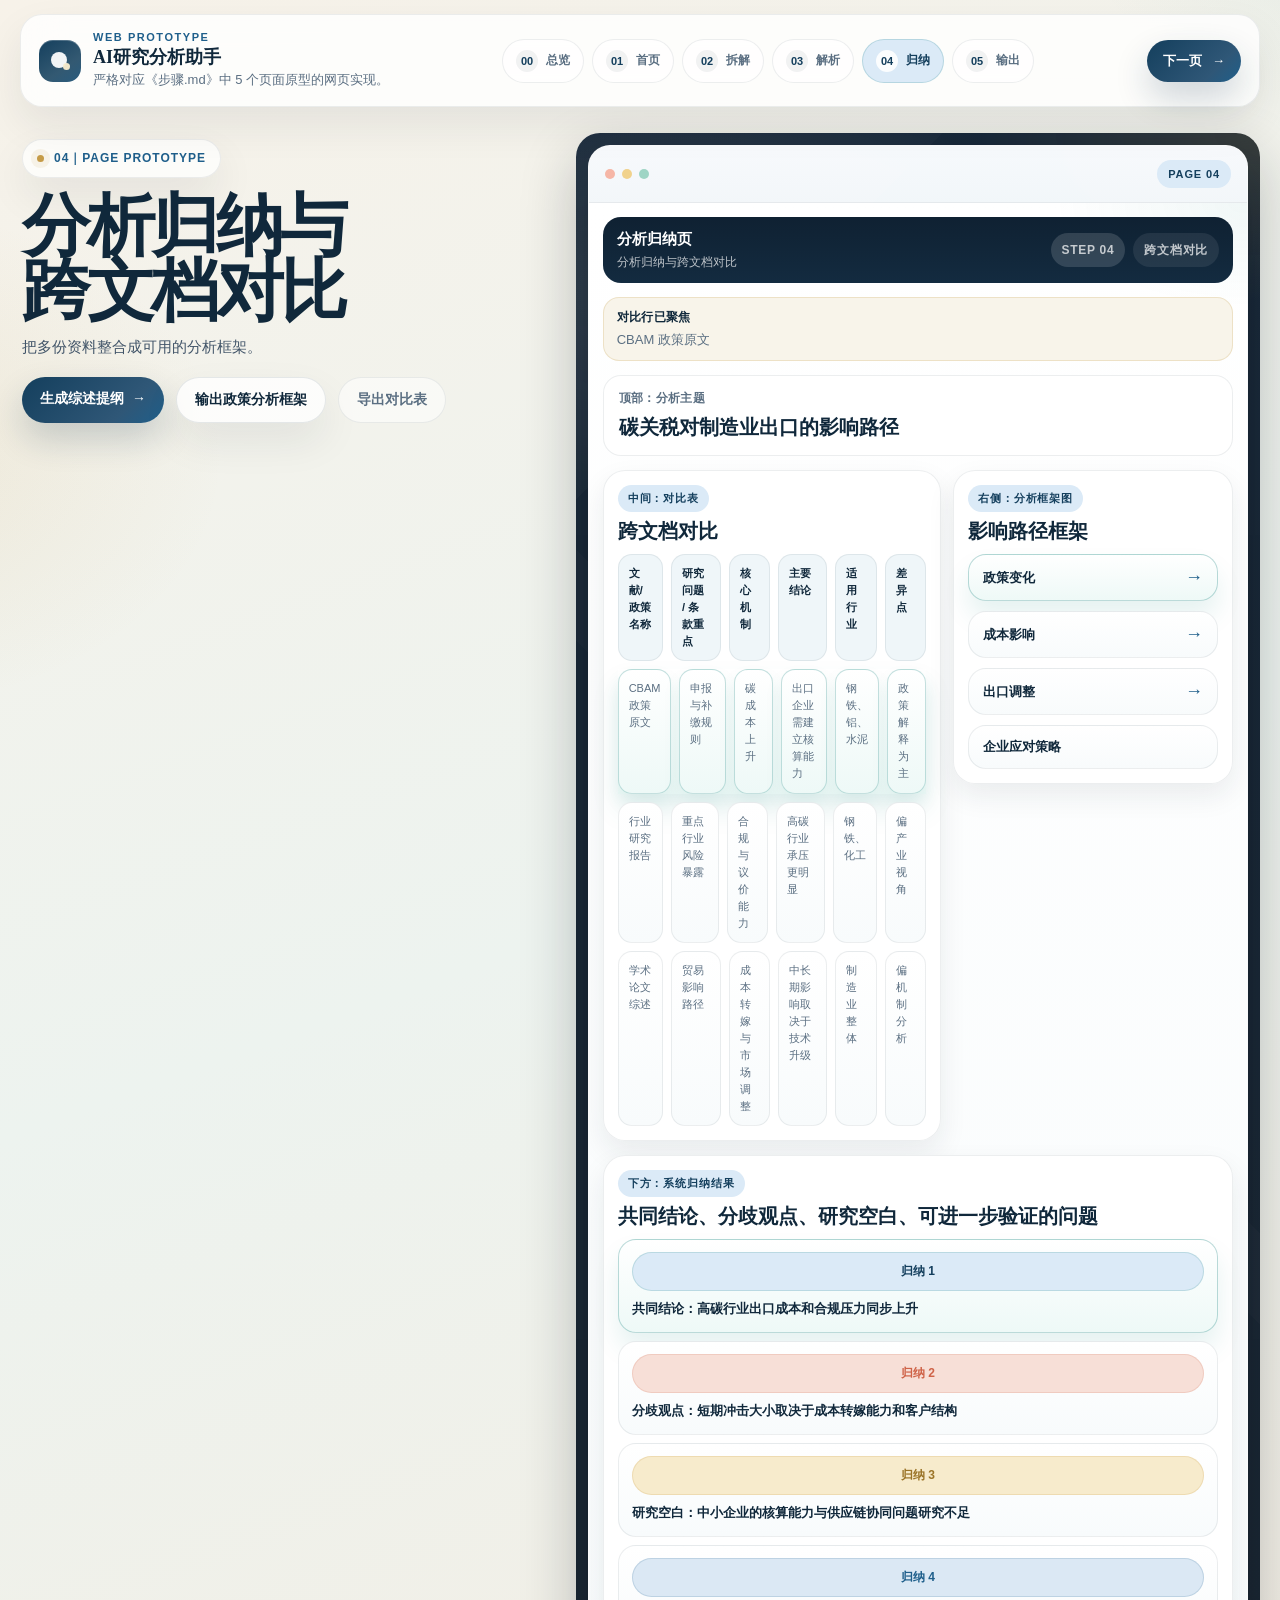
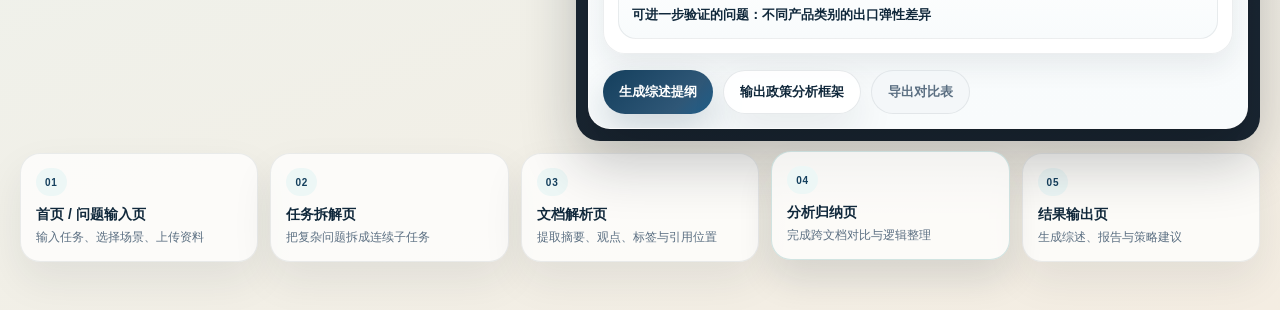
<file: synthesis.html>
<!doctype html>
<html lang="zh-CN" data-page="synthesis">
<head>
  <meta charset="utf-8" />
  <meta name="viewport" content="width=device-width, initial-scale=1" />
  <title>分析归纳与跨文档对比｜AI研究分析助手</title>
  <link rel="stylesheet" href="./assets/styles.css" />
</head>
<body data-page="synthesis">
  <div class="site-shell">
    <header class="site-header">
      <a class="brand" href="index.html">
        <div class="brand-mark" aria-hidden="true"></div>
        <div class="brand-copy">
          <p class="brand-kicker">Web prototype</p>
          <p class="brand-title">AI研究分析助手</p>
          <p class="brand-subtitle">严格对应《步骤.md》中 5 个页面原型的网页实现。</p>
        </div>
      </a>
      <nav class="site-nav">
        <a class="nav-link" href="index.html"><span class="nav-index">00</span><span>总览</span></a>
        <a class="nav-link" href="home.html"><span class="nav-index">01</span><span>首页</span></a>
        <a class="nav-link" href="decompose.html"><span class="nav-index">02</span><span>拆解</span></a>
        <a class="nav-link" href="parse.html"><span class="nav-index">03</span><span>解析</span></a>
        <a class="nav-link active" href="synthesis.html"><span class="nav-index">04</span><span>归纳</span></a>
        <a class="nav-link" href="output.html"><span class="nav-index">05</span><span>输出</span></a>
      </nav>
      <a class="site-cta" href="output.html">下一页</a>
    </header>

    <main class="page">
      <section class="hero">
        <div class="hero-copy">
          <div>
            <div class="eyebrow">04｜Page Prototype</div>
            <h1 class="hero-title">分析归纳与跨文档对比</h1>
            <p class="hero-lede">把多份资料整合成可用的分析框架。</p>
            <div class="hero-actions">
              <a class="btn btn-primary btn-arrow" href="#prototype">生成综述提纲</a>
              <a class="btn btn-secondary" href="#detailGrid">输出政策分析框架</a>
              <a class="btn btn-ghost" href="#prototype">导出对比表</a>
            </div>
          </div>
          <div class="hero-metrics">
            <div class="metric-card"><strong>6</strong><span>对比字段</span><span>名称、问题 / 条款、机制、结论、行业、差异点</span></div>
            <div class="metric-card"><strong>4</strong><span>归纳结果</span><span>共同结论、分歧观点、研究空白、待验证问题</span></div>
            <div class="metric-card"><strong>1</strong><span>框架图</span><span>政策变化 → 成本影响 → 出口调整 → 企业应对策略</span></div>
          </div>
        </div>

        <aside class="hero-panel">
          <div class="demo-frame" id="prototype">
            <div class="demo-head">
              <div class="window-dots"><span></span><span></span><span></span></div>
              <div class="demo-tag">Page 04</div>
            </div>
            <div class="demo-body">
              <div class="proto-app">
                <div class="proto-topbar">
                  <div>
                    <strong>分析归纳页</strong>
                    <span>分析归纳与跨文档对比</span>
                  </div>
                  <div class="proto-topbar-meta">
                    <span class="proto-badge">step 04</span>
                    <span class="proto-badge proto-badge-ghost">跨文档对比</span>
                  </div>
                </div>

                <div class="proto-banner">
                  <span class="proto-label">顶部：分析主题</span>
                  <h3>碳关税对制造业出口的影响路径</h3>
                </div>

                <div class="proto-workspace proto-workspace-synthesis">
                  <section class="proto-card proto-panel proto-table-panel">
                    <div class="proto-section-head">
                      <span class="proto-kicker">中间：对比表</span>
                      <h3>跨文档对比</h3>
                    </div>

                    <div class="proto-table">
                      <div class="proto-table-row header">
                        <span>文献/政策名称</span>
                        <span>研究问题 / 条款重点</span>
                        <span>核心机制</span>
                        <span>主要结论</span>
                        <span>适用行业</span>
                        <span>差异点</span>
                      </div>
                      <div class="proto-table-row">
                        <span>CBAM 政策原文</span>
                        <span>申报与补缴规则</span>
                        <span>碳成本上升</span>
                        <span>出口企业需建立核算能力</span>
                        <span>钢铁、铝、水泥</span>
                        <span>政策解释为主</span>
                      </div>
                      <div class="proto-table-row">
                        <span>行业研究报告</span>
                        <span>重点行业风险暴露</span>
                        <span>合规与议价能力</span>
                        <span>高碳行业承压更明显</span>
                        <span>钢铁、化工</span>
                        <span>偏产业视角</span>
                      </div>
                      <div class="proto-table-row">
                        <span>学术论文综述</span>
                        <span>贸易影响路径</span>
                        <span>成本转嫁与市场调整</span>
                        <span>中长期影响取决于技术升级</span>
                        <span>制造业整体</span>
                        <span>偏机制分析</span>
                      </div>
                    </div>
                  </section>

                  <aside class="proto-card proto-panel proto-framework-panel">
                    <div class="proto-section-head">
                      <span class="proto-kicker">右侧：分析框架图</span>
                      <h3>影响路径框架</h3>
                    </div>

                    <div class="proto-framework">
                      <div class="proto-framework-step"><strong>政策变化</strong><span class="proto-framework-arrow">→</span></div>
                      <div class="proto-framework-step"><strong>成本影响</strong><span class="proto-framework-arrow">→</span></div>
                      <div class="proto-framework-step"><strong>出口调整</strong><span class="proto-framework-arrow">→</span></div>
                      <div class="proto-framework-step"><strong>企业应对策略</strong></div>
                    </div>
                  </aside>
                </div>

                <div class="proto-card proto-panel proto-synthesis-panel">
                  <div class="proto-section-head">
                    <span class="proto-kicker">下方：系统归纳结果</span>
                    <h3>共同结论、分歧观点、研究空白、可进一步验证的问题</h3>
                  </div>

                  <div class="proto-synthesis-grid">
                    <div class="proto-list-item"><span class="proto-tag teal">归纳 1</span><strong>共同结论：高碳行业出口成本和合规压力同步上升</strong></div>
                    <div class="proto-list-item"><span class="proto-tag coral">归纳 2</span><strong>分歧观点：短期冲击大小取决于成本转嫁能力和客户结构</strong></div>
                    <div class="proto-list-item"><span class="proto-tag gold">归纳 3</span><strong>研究空白：中小企业的核算能力与供应链协同问题研究不足</strong></div>
                    <div class="proto-list-item"><span class="proto-tag slate">归纳 4</span><strong>可进一步验证的问题：不同产品类别的出口弹性差异</strong></div>
                  </div>
                </div>

                <div class="proto-action-row">
                  <button class="proto-action primary" type="button">生成综述提纲</button>
                  <button class="proto-action secondary" type="button">输出政策分析框架</button>
                  <button class="proto-action ghost" type="button">导出对比表</button>
                </div>
              </div>
            </div>
          </div>
        </aside>
      </section>

      <section class="chapter-strip">
        <a class="chapter-card" href="home.html"><small>01</small><strong>首页 / 问题输入页</strong><span>输入任务、选择场景、上传资料</span></a>
        <a class="chapter-card" href="decompose.html"><small>02</small><strong>任务拆解页</strong><span>把复杂问题拆成连续子任务</span></a>
        <a class="chapter-card" href="parse.html"><small>03</small><strong>文档解析页</strong><span>提取摘要、观点、标签与引用位置</span></a>
        <a class="chapter-card active" href="synthesis.html"><small>04</small><strong>分析归纳页</strong><span>完成跨文档对比与逻辑整理</span></a>
        <a class="chapter-card" href="output.html"><small>05</small><strong>结果输出页</strong><span>生成综述、报告与策略建议</span></a>
      </section>

      <section class="section-head">
        <div>
          <h2>按原文件实现的分析归纳页</h2>
          <p>顶部显示分析主题，中间是对比表，右侧是分析框架图，下方再收束成系统归纳结果。</p>
        </div>
      </section>

      <section class="detail-grid" id="detailGrid">
        <article class="detail-card">
          <div class="eyebrow">页面目标</div>
          <h3>把多份资料整合成可用的分析框架。</h3>
          <p>归纳页是把“多份摘要”推进成“有逻辑的研究判断”的关键一步。</p>
          <ul class="detail-list">
            <li>完成跨文档对比</li>
            <li>沉淀共同结论与分歧观点</li>
            <li>形成后续写作可复用的分析框架</li>
          </ul>
          <div class="detail-meta"><span class="tag teal">页面目标</span></div>
        </article>

        <article class="detail-card">
          <div class="eyebrow">页面布局</div>
          <h3>顶部主题，中间对比表，右侧框架图，下方系统归纳结果。</h3>
          <p>页面结构严格照着原文件来，不额外改变内容顺序。</p>
          <ul class="detail-list">
            <li>分析主题：碳关税对制造业出口的影响路径</li>
            <li>对比字段：文献 / 政策名称、研究问题 / 条款重点、核心机制、主要结论、适用行业、差异点</li>
            <li>系统归纳结果：共同结论、分歧观点、研究空白、可进一步验证的问题</li>
          </ul>
          <div class="detail-meta"><span class="tag coral">页面布局</span></div>
        </article>

        <article class="detail-card">
          <div class="eyebrow">页面按钮</div>
          <h3>底部操作按钮保留原文件文案。</h3>
          <p>既能往写作产出推进，也能把对比结构导出留存。</p>
          <ul class="detail-list">
            <li>生成综述提纲</li>
            <li>输出政策分析框架</li>
            <li>导出对比表</li>
          </ul>
          <div class="detail-meta"><span class="tag gold">页面按钮</span></div>
        </article>
      </section>

      <section class="footer-panel">
        <div>
          <h3>归纳页把材料集合变成真正的分析框架。</h3>
          <p>这一步完成后，输出页就不再是“拼接摘要”，而是基于清楚逻辑给出结论和建议。</p>
        </div>
        <div class="footer-actions">
          <a class="btn btn-primary btn-arrow" href="output.html">去结果输出</a>
          <a class="btn btn-secondary" href="parse.html">回到文档解析</a>
        </div>
      </section>
    </main>
  </div>
  <script src="./assets/demo.js"></script>
</body>
</html>
</file>
<file: assets/styles.css>
/* AI研究分析助手 - multi-page demo */
:root {
  --bg: #f4efe7;
  --bg-2: #e9f1ed;
  --surface: rgba(255, 255, 255, 0.78);
  --surface-strong: #ffffff;
  --ink: #10283b;
  --muted: #5b6f82;
  --line: rgba(16, 40, 59, 0.12);
  --shadow: 0 28px 70px rgba(22, 37, 52, 0.14);
  --shadow-soft: 0 18px 40px rgba(22, 37, 52, 0.08);
  --radius-xl: 30px;
  --radius-lg: 24px;
  --radius-md: 18px;
  --radius-sm: 14px;
  --accent: #0e7c78;
  --accent-soft: #dff3f0;
  --accent-deep: #145957;
  --accent-contrast: #ffffff;
  --warm: #c59b47;
  --warm-soft: #f7ebcc;
  --coral: #cf6348;
  --coral-soft: #f7dfd7;
  --nav-width: 100%;
}

body[data-page="overview"] { --accent: #12314a; --accent-soft: #dce7f0; --accent-deep: #0b2234; }
body[data-page="home"] { --accent: #0e7c78; --accent-soft: #dff3f0; --accent-deep: #145957; }
body[data-page="decompose"] { --accent: #cf6348; --accent-soft: #f7dfd7; --accent-deep: #943f2b; }
body[data-page="parse"] { --accent: #c59b47; --accent-soft: #f7ebcc; --accent-deep: #896929; }
body[data-page="synthesis"] { --accent: #1f5f8b; --accent-soft: #dbeaf7; --accent-deep: #143f5d; }
body[data-page="output"] { --accent: #6b7f3c; --accent-soft: #e7efd0; --accent-deep: #495929; }

* { box-sizing: border-box; }
html {
  scroll-behavior: smooth;
  background:
    radial-gradient(950px 560px at 14% 8%, rgba(14, 124, 120, 0.14), transparent 54%),
    radial-gradient(820px 520px at 90% 0%, rgba(197, 155, 71, 0.16), transparent 50%),
    linear-gradient(160deg, #f8f3eb 0%, #edf2ef 44%, #f3ece1 100%);
}
body {
  margin: 0;
  min-height: 100vh;
  color: var(--ink);
  font-family: "PingFang SC", "Microsoft YaHei", "Segoe UI", sans-serif;
  background:
    radial-gradient(1200px 900px at 120% -10%, rgba(14, 124, 120, 0.12), transparent 42%),
    radial-gradient(980px 700px at -10% 24%, rgba(197, 155, 71, 0.12), transparent 36%),
    linear-gradient(160deg, #f7f2e9 0%, #edf3ef 48%, #f4ede2 100%);
  overflow-x: hidden;
}
body::before {
  content: "";
  position: fixed;
  inset: 0;
  pointer-events: none;
  background-image:
    linear-gradient(rgba(16, 40, 59, 0.03) 1px, transparent 1px),
    linear-gradient(90deg, rgba(16, 40, 59, 0.03) 1px, transparent 1px);
  background-size: 62px 62px;
  opacity: 0.56;
  mask-image: linear-gradient(to bottom, rgba(0,0,0,0.34), transparent 78%);
}
body::after {
  content: "";
  position: fixed;
  inset: auto -10% 0 auto;
  width: 36vw;
  height: 36vw;
  max-width: 560px;
  max-height: 560px;
  border-radius: 50%;
  background: radial-gradient(circle, rgba(14,124,120,0.12), transparent 65%);
  filter: blur(10px);
  pointer-events: none;
  animation: drift 12s ease-in-out infinite alternate;
}

a {
  color: inherit;
  text-decoration: none;
}
button {
  font: inherit;
}

.site-shell {
  position: relative;
  width: min(1440px, calc(100vw - 32px));
  margin: 0 auto;
  padding: 18px 0 48px;
}

.site-header {
  position: sticky;
  top: 14px;
  z-index: 30;
  display: flex;
  align-items: center;
  justify-content: space-between;
  gap: 16px;
  padding: 16px 18px;
  border: 1px solid rgba(16, 40, 59, 0.08);
  border-radius: 22px;
  background: rgba(255,255,255,0.80);
  backdrop-filter: blur(20px);
  box-shadow: var(--shadow-soft);
}
.brand {
  display: flex;
  align-items: center;
  gap: 12px;
  min-width: 0;
}
.brand-mark {
  width: 42px;
  height: 42px;
  flex: 0 0 auto;
  border-radius: 14px;
  background: linear-gradient(145deg, var(--accent-deep), #335972 64%, var(--accent) 140%);
  box-shadow: inset 0 1px 0 rgba(255,255,255,0.22);
  position: relative;
}
.brand-mark::before,
.brand-mark::after {
  content: "";
  position: absolute;
  border-radius: 999px;
  background: rgba(255,255,255,0.94);
}
.brand-mark::before { width: 16px; height: 16px; left: 12px; top: 12px; }
.brand-mark::after { width: 7px; height: 7px; right: 11px; bottom: 12px; background: rgba(247, 235, 204, 0.96); }
.brand-copy { min-width: 0; }
.brand-kicker {
  margin: 0 0 4px;
  color: var(--accent);
  font-size: 11px;
  font-weight: 800;
  letter-spacing: 0.14em;
  text-transform: uppercase;
}
.brand-title {
  margin: 0;
  color: var(--ink);
  font-family: "Baskerville", "Iowan Old Style", "Songti SC", serif;
  font-size: 18px;
  line-height: 1.12;
  font-weight: 700;
  white-space: nowrap;
  overflow: hidden;
  text-overflow: ellipsis;
}
.brand-subtitle {
  margin: 4px 0 0;
  color: var(--muted);
  font-size: 13px;
  line-height: 1.45;
}

.site-nav {
  display: flex;
  align-items: center;
  justify-content: center;
  gap: 8px;
  flex-wrap: wrap;
}
.nav-link {
  display: inline-flex;
  align-items: center;
  gap: 8px;
  padding: 10px 13px;
  border-radius: 999px;
  background: rgba(255,255,255,0.64);
  border: 1px solid rgba(16,40,59,0.08);
  color: var(--muted);
  font-size: 12px;
  font-weight: 700;
  transition: transform .18s ease, background .18s ease, color .18s ease, border-color .18s ease, box-shadow .18s ease;
}
.nav-link:hover,
.nav-link:focus-visible {
  transform: translateY(-1px);
  color: var(--ink);
  background: #fff;
  border-color: rgba(16,40,59,0.12);
  box-shadow: 0 10px 24px rgba(16,40,59,0.08);
}
.nav-link.active {
  color: var(--accent-deep);
  background: var(--accent-soft);
  border-color: rgba(14,124,120,0.18);
}
.nav-index {
  display: inline-grid;
  place-items: center;
  width: 22px;
  height: 22px;
  border-radius: 999px;
  background: rgba(16,40,59,0.06);
  color: var(--accent-deep);
  font-size: 11px;
  font-weight: 800;
}
.nav-link.active .nav-index { background: rgba(255,255,255,0.88); }

.site-cta {
  display: inline-flex;
  align-items: center;
  justify-content: center;
  gap: 10px;
  padding: 12px 16px;
  border-radius: 999px;
  color: #fff;
  background: linear-gradient(135deg, var(--accent-deep), #2f5777 72%, var(--accent));
  box-shadow: 0 16px 34px rgba(18,49,74,0.20);
  font-size: 13px;
  font-weight: 800;
  white-space: nowrap;
}
.site-cta::after {
  content: "→";
  font-weight: 900;
}

.page {
  padding: 24px 0 0;
}

.hero {
  display: grid;
  grid-template-columns: minmax(0, 1.05fr) minmax(560px, 1fr);
  gap: 24px;
  align-items: stretch;
  min-height: calc(100svh - 112px);
  padding: 24px 0 14px;
}
.hero-copy {
  display: flex;
  flex-direction: column;
  justify-content: space-between;
  gap: 26px;
  padding: 12px 0 16px 4px;
}
.eyebrow {
  display: inline-flex;
  align-items: center;
  gap: 10px;
  width: fit-content;
  padding: 10px 14px;
  border-radius: 999px;
  background: rgba(255,255,255,0.72);
  border: 1px solid rgba(16,40,59,0.08);
  box-shadow: var(--shadow-soft);
  color: var(--accent);
  font-size: 12px;
  font-weight: 800;
  letter-spacing: 0.08em;
  text-transform: uppercase;
}
.eyebrow::before {
  content: "";
  width: 7px;
  height: 7px;
  border-radius: 50%;
  background: var(--warm);
  box-shadow: 0 0 0 6px rgba(197,155,71,0.10);
}
.hero-title {
  margin: 16px 0 0;
  max-width: 13ch;
  font-family: "Baskerville", "Iowan Old Style", "Songti SC", serif;
  font-size: clamp(56px, 8vw, 96px);
  line-height: 0.95;
  letter-spacing: -0.05em;
}
.hero-lede {
  margin: 18px 0 0;
  max-width: 56ch;
  color: #425569;
  font-size: 17px;
  line-height: 1.68;
}
.hero-actions {
  display: flex;
  flex-wrap: wrap;
  gap: 12px;
  margin-top: 28px;
}
.btn {
  appearance: none;
  border: 0;
  cursor: pointer;
  border-radius: 999px;
  padding: 13px 18px;
  font: inherit;
  font-size: 14px;
  font-weight: 800;
  transition: transform .18s ease, box-shadow .18s ease, background .18s ease, color .18s ease, border-color .18s ease;
}
.btn:hover,
.btn:focus-visible { transform: translateY(-1px); }
.btn-primary {
  color: #fff;
  background: linear-gradient(135deg, var(--accent-deep), #2f5777 72%, var(--accent));
  box-shadow: 0 16px 34px rgba(18,49,74,0.20);
}
.btn-secondary {
  color: var(--ink);
  background: rgba(255,255,255,0.78);
  border: 1px solid rgba(16,40,59,0.10);
  box-shadow: var(--shadow-soft);
}
.btn-ghost {
  color: var(--muted);
  background: rgba(255,255,255,0.54);
  border: 1px solid rgba(16,40,59,0.08);
}
.btn-arrow::after {
  content: "→";
  margin-left: 8px;
  font-weight: 900;
}
.hero-metrics {
  display: grid;
  grid-template-columns: repeat(3, minmax(0, 1fr));
  gap: 12px;
  margin-top: 22px;
  max-width: 660px;
}
.metric-card {
  padding: 14px 15px;
  border-radius: 18px;
  background: rgba(255,255,255,0.70);
  border: 1px solid rgba(16,40,59,0.08);
  box-shadow: var(--shadow-soft);
  backdrop-filter: blur(16px);
}
.metric-card strong {
  display: block;
  margin-bottom: 6px;
  font-size: 14px;
  color: var(--ink);
}
.metric-card span {
  display: block;
  color: var(--muted);
  font-size: 12px;
  line-height: 1.45;
}

.hero-panel {
  position: relative;
  display: flex;
  flex-direction: column;
  gap: 14px;
  padding: 16px;
  border-radius: var(--radius-xl);
  background:
    radial-gradient(900px 500px at 18% 10%, rgba(255,255,255,0.10), transparent 42%),
    radial-gradient(700px 420px at 100% 0%, rgba(197,155,71,0.18), transparent 40%),
    linear-gradient(180deg, rgba(15,32,50,0.96), rgba(18,31,44,0.97));
  box-shadow: 0 32px 84px rgba(15, 25, 35, 0.32);
  overflow: hidden;
  isolation: isolate;
  transform: translateZ(0);
}
.hero-panel::before {
  content: "";
  position: absolute;
  inset: 0;
  background:
    linear-gradient(135deg, rgba(255,255,255,0.05) 0 16%, transparent 16% 100%),
    linear-gradient(45deg, transparent 0 48%, rgba(255,255,255,0.04) 48% 52%, transparent 52% 100%);
  opacity: 0.44;
  z-index: -1;
  pointer-events: none;
}
.demo-frame {
  position: relative;
  background: rgba(255,255,255,0.96);
  border-radius: 26px;
  overflow: hidden;
  border: 1px solid rgba(255,255,255,0.56);
  box-shadow: 0 24px 50px rgba(0,0,0,0.24);
}
.demo-head {
  display: flex;
  align-items: center;
  justify-content: space-between;
  gap: 12px;
  padding: 14px 16px;
  border-bottom: 1px solid rgba(16,40,59,0.08);
  background: linear-gradient(180deg, rgba(247,249,252,0.95), rgba(242,246,249,0.95));
}
.window-dots { display: flex; gap: 7px; align-items: center; }
.window-dots span { width: 10px; height: 10px; border-radius: 50%; background: #d5dde6; }
.window-dots span:nth-child(1) { background: #f6b6a6; }
.window-dots span:nth-child(2) { background: #f1d28c; }
.window-dots span:nth-child(3) { background: #9fd5c5; }
.demo-tag {
  display: inline-flex;
  align-items: center;
  gap: 8px;
  padding: 8px 11px;
  border-radius: 999px;
  background: var(--accent-soft);
  color: var(--accent-deep);
  font-size: 11px;
  font-weight: 800;
  letter-spacing: 0.08em;
  text-transform: uppercase;
}
.demo-body {
  padding: 18px;
  min-height: 560px;
  display: grid;
  gap: 14px;
  background:
    radial-gradient(460px 250px at 100% 0%, rgba(14,124,120,0.06), transparent 42%),
    linear-gradient(180deg, #ffffff 0%, #f8fbfc 100%);
}
.preview-shell {
  display: grid;
  gap: 12px;
}
.preview-toolbar {
  display: flex;
  align-items: center;
  justify-content: space-between;
  gap: 12px;
  padding: 12px 14px;
  border-radius: 18px;
  background: #101f2f;
  color: #fff;
}
.preview-toolbar strong {
  display: block;
  font-size: 13px;
  margin-bottom: 2px;
}
.preview-toolbar span {
  display: block;
  font-size: 11px;
  color: rgba(255,255,255,0.68);
}
.preview-stage {
  display: grid;
  grid-template-columns: 1fr;
  gap: 12px;
}
.preview-card,
.preview-card-alt,
.preview-list-card,
.preview-table-card,
.preview-output-card,
.preview-outline-card {
  border-radius: 20px;
  border: 1px solid rgba(16,40,59,0.08);
  background: rgba(255,255,255,0.98);
  padding: 14px;
  box-shadow: 0 10px 24px rgba(22, 37, 52, 0.06);
}
.preview-card.dark {
  background: linear-gradient(180deg, #16384c, #10283b);
  color: #fff;
  border-color: rgba(255,255,255,0.08);
}
.preview-card h4,
.preview-card-alt h4,
.preview-list-card h4,
.preview-table-card h4,
.preview-output-card h4,
.preview-outline-card h4 {
  margin: 0;
  font-size: 13px;
  color: var(--ink);
}
.preview-card p,
.preview-card-alt p,
.preview-list-card p,
.preview-table-card p,
.preview-output-card p,
.preview-outline-card p {
  margin: 6px 0 0;
  color: var(--muted);
  font-size: 12px;
  line-height: 1.5;
}
.preview-card.dark h4,
.preview-card.dark p { color: #fff; }

.preview-input {
  margin-top: 12px;
  padding: 14px;
  border-radius: 18px;
  border: 1px solid rgba(16,40,59,0.10);
  background: #f9fbfc;
}
.preview-input .label {
  color: var(--muted);
  font-size: 12px;
  margin-bottom: 8px;
}
.preview-input .prompt {
  min-height: 78px;
  border-radius: 16px;
  background: #fff;
  border: 1px solid rgba(16,40,59,0.08);
  padding: 14px;
  font-size: 13px;
  line-height: 1.56;
  color: var(--ink);
}
.preview-input .prompt em {
  display: block;
  margin-top: 6px;
  color: #7b8794;
  font-style: normal;
}
.pill-row,
.chip-row,
.tag-row {
  display: flex;
  flex-wrap: wrap;
  gap: 8px;
  margin-top: 12px;
}
.pill,
.chip,
.tag {
  display: inline-flex;
  align-items: center;
  justify-content: center;
  padding: 8px 11px;
  border-radius: 999px;
  border: 1px solid rgba(16,40,59,0.08);
  background: #f4f7f9;
  color: var(--ink);
  font-size: 12px;
  font-weight: 700;
}
.chip.teal,
.tag.teal { background: var(--accent-soft); color: var(--accent-deep); border-color: rgba(14,124,120,0.16); }
.chip.coral,
.tag.coral { background: var(--coral-soft); color: var(--coral); border-color: rgba(207,99,72,0.16); }
.chip.gold,
.tag.gold { background: var(--warm-soft); color: #9b7428; border-color: rgba(197,155,71,0.20); }
.chip.slate,
.tag.slate { background: #dbe8f4; color: #1f5f8b; border-color: rgba(31,95,139,0.16); }

.preview-grid-two {
  display: grid;
  grid-template-columns: repeat(2, minmax(0, 1fr));
  gap: 10px;
}
.preview-grid-three {
  display: grid;
  grid-template-columns: repeat(3, minmax(0, 1fr));
  gap: 10px;
}
.kpi {
  padding: 12px 13px;
  border-radius: 18px;
  background: rgba(255,255,255,0.72);
  border: 1px solid rgba(16,40,59,0.08);
}
.kpi strong {
  display: block;
  font-size: 18px;
  line-height: 1;
  color: var(--ink);
}
.kpi span {
  display: block;
  margin-top: 6px;
  color: var(--muted);
  font-size: 11px;
  line-height: 1.4;
}

.chapter-strip {
  margin-top: 18px;
  display: grid;
  grid-template-columns: repeat(auto-fit, minmax(160px, 1fr));
  gap: 12px;
}
.chapter-card {
  padding: 14px 15px;
  border-radius: 20px;
  background: rgba(255,255,255,0.74);
  border: 1px solid rgba(16,40,59,0.08);
  box-shadow: var(--shadow-soft);
  transition: transform .18s ease, box-shadow .18s ease, border-color .18s ease, background .18s ease;
}
.chapter-card:hover,
.chapter-card.active {
  transform: translateY(-2px);
  border-color: rgba(14,124,120,0.18);
  box-shadow: 0 20px 34px rgba(18,33,48,0.12);
}
.chapter-card small {
  display: inline-flex;
  align-items: center;
  justify-content: center;
  min-width: 28px;
  min-height: 28px;
  padding: 5px 9px;
  border-radius: 999px;
  background: #edf7f6;
  color: var(--accent-deep);
  font-size: 10px;
  font-weight: 800;
  letter-spacing: 0.08em;
}
.chapter-card strong {
  display: block;
  margin-top: 10px;
  font-size: 14px;
  color: var(--ink);
}
.chapter-card span {
  display: block;
  margin-top: 5px;
  color: var(--muted);
  font-size: 12px;
  line-height: 1.45;
}

.section-head {
  display: flex;
  align-items: end;
  justify-content: space-between;
  gap: 14px;
  margin: 26px 0 12px;
}
.section-head h2 {
  margin: 0;
  font-family: "Baskerville", "Iowan Old Style", "Songti SC", serif;
  font-size: clamp(28px, 4vw, 44px);
  line-height: 1.04;
  letter-spacing: -0.04em;
}
.section-head p {
  margin: 0;
  max-width: 55ch;
  color: var(--muted);
  font-size: 14px;
  line-height: 1.58;
}

.detail-grid {
  margin-top: 14px;
  display: grid;
  grid-template-columns: repeat(3, minmax(0, 1fr));
  gap: 14px;
}
.detail-card {
  padding: 18px;
  border-radius: 24px;
  background: rgba(255,255,255,0.76);
  border: 1px solid rgba(16,40,59,0.08);
  box-shadow: var(--shadow-soft);
  backdrop-filter: blur(14px);
}
.detail-card .eyebrow {
  margin-bottom: 10px;
  font-size: 11px;
  padding: 8px 12px;
}
.detail-card h3 {
  margin: 0;
  font-size: 18px;
  line-height: 1.25;
}
.detail-card p {
  margin: 10px 0 0;
  color: var(--muted);
  font-size: 13px;
  line-height: 1.62;
}
.detail-list {
  margin: 12px 0 0;
  padding: 0;
  list-style: none;
  display: grid;
  gap: 10px;
}
.detail-list li {
  display: flex;
  gap: 10px;
  align-items: flex-start;
  color: var(--ink);
  font-size: 12px;
  line-height: 1.48;
}
.detail-list li::before {
  content: "";
  width: 8px;
  height: 8px;
  margin-top: 4px;
  border-radius: 50%;
  background: var(--accent);
  box-shadow: 0 0 0 5px rgba(14,124,120,0.10);
  flex: 0 0 auto;
}
.detail-meta {
  display: flex;
  flex-wrap: wrap;
  gap: 8px;
  margin-top: 12px;
}

.footer-panel {
  margin-top: 18px;
  display: grid;
  grid-template-columns: minmax(0, 1fr) auto;
  gap: 16px;
  align-items: center;
  padding: 22px 24px;
  border-radius: 28px;
  background: rgba(255,255,255,0.76);
  border: 1px solid rgba(16,40,59,0.08);
  box-shadow: var(--shadow-soft);
  backdrop-filter: blur(16px);
}
.footer-panel h3 {
  margin: 0;
  font-family: "Baskerville", "Iowan Old Style", "Songti SC", serif;
  font-size: clamp(26px, 3vw, 42px);
  line-height: 1.03;
  letter-spacing: -0.04em;
}
.footer-panel p {
  margin: 10px 0 0;
  max-width: 66ch;
  color: var(--muted);
  font-size: 14px;
  line-height: 1.62;
}
.footer-actions {
  display: flex;
  gap: 10px;
  flex-wrap: wrap;
  justify-content: flex-end;
}

.callout {
  margin-top: 14px;
  border-radius: 20px;
  padding: 14px 15px;
  border: 1px solid rgba(16,40,59,0.08);
  background: rgba(255,255,255,0.94);
}
.callout strong {
  display: block;
  margin-bottom: 6px;
  font-size: 12px;
  letter-spacing: 0.04em;
  text-transform: uppercase;
  color: var(--accent);
}
.callout span {
  display: block;
  color: var(--muted);
  font-size: 13px;
  line-height: 1.56;
}

.list-grid {
  display: grid;
  gap: 10px;
}
.list-item {
  padding: 12px 13px;
  border-radius: 18px;
  border: 1px solid rgba(16,40,59,0.08);
  background: rgba(255,255,255,0.96);
}
.list-item strong {
  display: block;
  margin-bottom: 4px;
  font-size: 12px;
  color: var(--ink);
}
.list-item span {
  display: block;
  color: var(--muted);
  font-size: 12px;
  line-height: 1.5;
}

.progress-bar {
  width: 100%;
  height: 8px;
  border-radius: 999px;
  background: rgba(16,40,59,0.08);
  overflow: hidden;
}
.progress-bar > span {
  display: block;
  height: 100%;
  border-radius: inherit;
  background: linear-gradient(90deg, var(--accent-deep), var(--accent));
}

.proto-app {
  display: grid;
  gap: 14px;
}

.proto-topbar {
  display: flex;
  align-items: flex-start;
  justify-content: space-between;
  gap: 14px;
  padding: 14px 16px;
  border-radius: 18px;
  background: linear-gradient(180deg, #0f2132, #132b40);
  color: #fff;
}

.proto-topbar strong {
  display: block;
  font-size: 15px;
  line-height: 1.3;
}

.proto-topbar span {
  display: block;
  margin-top: 4px;
  color: rgba(255,255,255,0.72);
  font-size: 12px;
  line-height: 1.5;
}

.proto-topbar-meta {
  display: flex;
  flex-wrap: wrap;
  gap: 8px;
  justify-content: flex-end;
}

.proto-badge {
  display: inline-flex;
  align-items: center;
  justify-content: center;
  padding: 8px 11px;
  border-radius: 999px;
  background: rgba(255,255,255,0.14);
  color: #fff;
  font-size: 11px;
  font-weight: 800;
  letter-spacing: 0.06em;
  text-transform: uppercase;
}

.proto-badge-ghost {
  background: rgba(255,255,255,0.08);
  color: rgba(255,255,255,0.76);
}

.proto-workspace {
  display: grid;
  gap: 12px;
}

.proto-workspace-home,
.proto-workspace-decompose,
.proto-workspace-synthesis,
.proto-workspace-output {
  grid-template-columns: minmax(0, 1.25fr) minmax(280px, 0.86fr);
}

.proto-workspace-parse {
  grid-template-columns: minmax(0, 1fr) minmax(280px, 0.92fr);
}

.proto-card {
  border-radius: 22px;
  border: 1px solid rgba(16,40,59,0.08);
  background: rgba(255,255,255,0.98);
  box-shadow: 0 12px 28px rgba(22, 37, 52, 0.08);
}

.proto-panel {
  padding: 16px;
}

.proto-section-head {
  display: grid;
  gap: 8px;
  margin-bottom: 14px;
}

.proto-kicker {
  display: inline-flex;
  align-items: center;
  width: fit-content;
  padding: 6px 10px;
  border-radius: 999px;
  background: var(--accent-soft);
  color: var(--accent-deep);
  font-size: 11px;
  font-weight: 800;
  letter-spacing: 0.08em;
  text-transform: uppercase;
}

.proto-section-head h3 {
  margin: 0;
  font-family: "Baskerville", "Iowan Old Style", "Songti SC", serif;
  font-size: 24px;
  line-height: 1.1;
}

.proto-field,
.proto-module {
  display: grid;
  gap: 10px;
}

.proto-field + .proto-field,
.proto-module + .proto-module {
  margin-top: 16px;
}

.proto-label {
  color: var(--muted);
  font-size: 12px;
  font-weight: 700;
  letter-spacing: 0.03em;
}

.proto-textarea {
  min-height: 94px;
  padding: 16px;
  border-radius: 18px;
  border: 1px solid rgba(16,40,59,0.10);
  background: linear-gradient(180deg, #fbfcfd, #f4f8fa);
  color: var(--ink);
  font-size: 15px;
  line-height: 1.7;
}

.proto-choice-grid,
.proto-inline-tags,
.proto-mode-tabs,
.proto-action-row {
  display: flex;
  flex-wrap: wrap;
  gap: 10px;
}

.proto-pill,
.proto-tag,
.proto-mode {
  display: inline-flex;
  align-items: center;
  justify-content: center;
  padding: 9px 12px;
  border-radius: 999px;
  border: 1px solid rgba(16,40,59,0.08);
  background: #f4f7f9;
  color: var(--ink);
  font-size: 12px;
  font-weight: 700;
  line-height: 1;
}

.proto-pill.teal,
.proto-tag.teal,
.proto-mode.active {
  background: var(--accent-soft);
  color: var(--accent-deep);
  border-color: rgba(14,124,120,0.16);
}

.proto-pill.coral,
.proto-tag.coral {
  background: var(--coral-soft);
  color: var(--coral);
  border-color: rgba(207,99,72,0.16);
}

.proto-pill.gold,
.proto-tag.gold {
  background: var(--warm-soft);
  color: #9b7428;
  border-color: rgba(197,155,71,0.20);
}

.proto-pill.slate,
.proto-tag.slate {
  background: #dbe8f4;
  color: #1f5f8b;
  border-color: rgba(31,95,139,0.16);
}

.proto-pill.neutral,
.proto-tag.neutral {
  background: #eef2f5;
  color: #506170;
}

.proto-upload-grid,
.proto-stack,
.proto-source-list,
.proto-settings-list,
.proto-output-blocks {
  display: grid;
  gap: 10px;
}

.proto-upload-card,
.proto-template-card,
.proto-source-item,
.proto-setting-item,
.proto-output-card,
.proto-list-item,
.proto-summary-card {
  display: grid;
  gap: 6px;
  padding: 13px 14px;
  border-radius: 18px;
  border: 1px solid rgba(16,40,59,0.08);
  background: linear-gradient(180deg, #ffffff, #f8fbfc);
}

.proto-upload-card strong,
.proto-template-card strong,
.proto-source-item strong,
.proto-setting-item strong,
.proto-output-card strong,
.proto-list-item strong,
.proto-summary-card strong {
  color: var(--ink);
  font-size: 13px;
}

.proto-upload-card span,
.proto-template-card span,
.proto-source-item span,
.proto-setting-item span,
.proto-output-card p,
.proto-list-item span,
.proto-summary-card p {
  color: var(--muted);
  font-size: 12px;
  line-height: 1.6;
  margin: 0;
}

.proto-note,
.proto-banner {
  display: grid;
  gap: 6px;
  padding: 14px 15px;
  border-radius: 18px;
  border: 1px solid rgba(16,40,59,0.08);
  background: rgba(255,255,255,0.94);
}

.proto-note strong {
  color: var(--accent);
  font-size: 12px;
  letter-spacing: 0.04em;
  text-transform: uppercase;
}

.proto-note span {
  color: var(--muted);
  font-size: 13px;
  line-height: 1.6;
}

.proto-banner h3 {
  margin: 0;
  font-size: 20px;
  line-height: 1.4;
}

.proto-task-list,
.proto-synthesis-grid {
  display: grid;
  gap: 10px;
}

.proto-task-card {
  display: grid;
  grid-template-columns: 40px minmax(0, 1fr);
  gap: 12px;
  padding: 14px;
  border-radius: 18px;
  border: 1px solid rgba(16,40,59,0.08);
  background: linear-gradient(180deg, #ffffff, #f8fbfc);
}

.proto-task-index {
  display: grid;
  place-items: center;
  width: 40px;
  height: 40px;
  border-radius: 14px;
  background: var(--accent-soft);
  color: var(--accent-deep);
  font-size: 15px;
  font-weight: 800;
}

.proto-task-card strong {
  display: block;
  font-size: 13px;
  color: var(--ink);
}

.proto-task-card span {
  display: block;
  margin-top: 4px;
  color: var(--muted);
  font-size: 12px;
  line-height: 1.6;
}

.proto-document {
  display: grid;
  gap: 12px;
}

.proto-document-toolbar {
  display: flex;
  flex-wrap: wrap;
  gap: 8px;
}

.proto-document-body {
  min-height: 380px;
  padding: 16px;
  border-radius: 20px;
  border: 1px solid rgba(16,40,59,0.08);
  background: linear-gradient(180deg, #fcfdfe, #eef4f8);
}

.proto-document-body p {
  margin: 0;
  color: var(--ink);
  font-size: 13px;
  line-height: 1.7;
}

.proto-highlight-line {
  height: 12px;
  margin-top: 18px;
  border-radius: 999px;
  background: linear-gradient(90deg, rgba(197,155,71,0.18), rgba(14,124,120,0.22));
}

.proto-highlight-line.short {
  width: 62%;
}

.proto-document-quote {
  margin-top: 22px;
  padding: 14px;
  border-radius: 16px;
  background: rgba(255,255,255,0.88);
  border: 1px solid rgba(16,40,59,0.08);
  color: var(--muted);
  font-size: 12px;
  line-height: 1.7;
}

.proto-table {
  display: grid;
  gap: 8px;
}

.proto-table-row {
  display: grid;
  grid-template-columns: 1.1fr 1.2fr 1fr 1.2fr 1fr 1fr;
  gap: 8px;
}

.proto-table-row span {
  display: block;
  min-height: 100%;
  padding: 10px;
  border-radius: 14px;
  background: linear-gradient(180deg, #ffffff, #f8fbfc);
  border: 1px solid rgba(16,40,59,0.08);
  color: var(--muted);
  font-size: 11px;
  line-height: 1.55;
}

.proto-table-row.header span {
  background: #eff6f9;
  color: var(--ink);
  font-weight: 800;
}

.proto-framework {
  display: grid;
  gap: 10px;
}

.proto-framework-step {
  display: flex;
  align-items: center;
  justify-content: space-between;
  gap: 12px;
  padding: 12px 14px;
  border-radius: 18px;
  border: 1px solid rgba(16,40,59,0.08);
  background: linear-gradient(180deg, #ffffff, #f8fbfc);
}

.proto-framework-step strong {
  font-size: 13px;
  color: var(--ink);
}

.proto-framework-arrow {
  color: var(--accent);
  font-size: 18px;
  font-weight: 800;
}

.proto-mode {
  padding: 10px 14px;
  background: #f3f6f8;
  color: var(--muted);
}

.proto-action-row {
  padding-top: 2px;
}

.proto-action {
  appearance: none;
  border: 0;
  cursor: pointer;
  border-radius: 999px;
  padding: 12px 16px;
  font: inherit;
  font-size: 13px;
  font-weight: 800;
  transition: transform .18s ease, box-shadow .18s ease;
}

.proto-action:hover,
.proto-action:focus-visible {
  transform: translateY(-1px);
}

.proto-action.primary {
  color: #fff;
  background: linear-gradient(135deg, var(--accent-deep), #2f5777 72%, var(--accent));
  box-shadow: 0 16px 34px rgba(18,49,74,0.18);
}

.proto-action.secondary {
  color: var(--ink);
  background: rgba(255,255,255,0.88);
  border: 1px solid rgba(16,40,59,0.10);
  box-shadow: var(--shadow-soft);
}

.proto-action.ghost {
  color: var(--muted);
  background: rgba(244,247,249,0.92);
  border: 1px solid rgba(16,40,59,0.08);
}

.proto-overview-grid {
  display: grid;
  grid-template-columns: repeat(2, minmax(0, 1fr));
  gap: 12px;
}

.proto-overview-card {
  padding: 16px;
  display: grid;
  gap: 10px;
  color: inherit;
}

.proto-overview-card h3 {
  margin: 0;
  font-size: 18px;
  line-height: 1.3;
}

.proto-overview-card p {
  margin: 0;
  color: var(--muted);
  font-size: 13px;
  line-height: 1.6;
}

.proto-overview-no {
  display: inline-grid;
  place-items: center;
  width: 40px;
  height: 40px;
  border-radius: 14px;
  background: var(--accent-soft);
  color: var(--accent-deep);
  font-size: 16px;
  font-weight: 800;
}

.proto-settings-panel,
.proto-framework-panel {
  align-self: start;
}

.proto-synthesis-panel {
  padding: 16px;
}

.proto-list {
  display: grid;
  gap: 8px;
}

.proto-list-item {
  gap: 8px;
}

.proto-list-item strong {
  line-height: 1.6;
}

.reveal {
  opacity: 0;
  transform: translateY(16px);
  transition: opacity .6s ease, transform .6s ease;
}
.reveal.is-visible {
  opacity: 1;
  transform: translateY(0);
}

.float-1 { animation: float 8s ease-in-out infinite; }
.float-2 { animation: float 10s ease-in-out infinite reverse; }
.float-3 { animation: float 12s ease-in-out infinite; }

@keyframes float {
  0% { transform: translateY(0px) translateX(0px); }
  50% { transform: translateY(-8px) translateX(4px); }
  100% { transform: translateY(0px) translateX(0px); }
}
@keyframes drift {
  0% { transform: translate3d(0, 0, 0) scale(1); }
  100% { transform: translate3d(-18px, -12px, 0) scale(1.04); }
}

@media (max-width: 1240px) {
  .hero { grid-template-columns: 1fr; }
  .chapter-strip,
  .detail-grid { grid-template-columns: repeat(2, minmax(0, 1fr)); }
  .site-header { flex-wrap: wrap; }
  .site-nav { order: 3; width: 100%; justify-content: flex-start; }
  .proto-workspace-home,
  .proto-workspace-decompose,
  .proto-workspace-parse,
  .proto-workspace-synthesis,
  .proto-workspace-output,
  .proto-overview-grid {
    grid-template-columns: 1fr;
  }
}

@media (max-width: 860px) {
  .site-shell { width: min(100vw - 18px, 1440px); padding-top: 10px; }
  .hero { min-height: auto; }
  .hero-title { font-size: clamp(42px, 14vw, 76px); }
  .hero-metrics { grid-template-columns: 1fr; }
  .chapter-strip,
  .detail-grid,
  .footer-panel,
  .footer-actions { grid-template-columns: 1fr; }
  .footer-panel { justify-items: start; }
  .footer-actions { justify-content: flex-start; }
  .site-header { align-items: flex-start; }
  .site-cta { width: 100%; }
  .proto-topbar { grid-template-columns: 1fr; }
  .proto-topbar-meta { justify-content: flex-start; }
  .proto-table-row { grid-template-columns: 1fr; }
  .proto-document-body { min-height: 280px; }
}

@media (max-width: 560px) {
  .site-nav { gap: 7px; }
  .nav-link { width: calc(50% - 4px); justify-content: center; }
  .hero-panel { padding: 14px; }
  .demo-body { padding: 14px; }
  .btn { width: 100%; justify-content: center; }
  .hero-actions { gap: 10px; }
  .proto-choice-grid,
  .proto-inline-tags,
  .proto-mode-tabs,
  .proto-action-row { gap: 8px; }
  .proto-action { width: 100%; }
}

body.compact-mode::before,
body.compact-mode::after {
  display: none;
}

body.compact-mode .site-shell {
  width: min(1240px, calc(100vw - 24px));
  padding-top: 12px;
}

body.compact-mode .page {
  padding-top: 16px;
}

body.compact-mode .hero {
  min-height: auto;
  grid-template-columns: minmax(0, 0.88fr) minmax(0, 1.12fr);
  gap: 18px;
  padding: 12px 0 0;
}

body.compact-mode .hero-copy {
  gap: 18px;
  padding: 6px 0 6px 2px;
}

body.compact-mode .hero-title {
  max-width: 11ch;
  font-size: clamp(40px, 6vw, 68px);
}

body.compact-mode .hero-lede {
  margin-top: 12px;
  max-width: 42ch;
  font-size: 15px;
  line-height: 1.6;
}

body.compact-mode .hero-actions {
  margin-top: 18px;
}

body.compact-mode .hero-metrics,
body.compact-mode .section-head,
body.compact-mode .detail-grid,
body.compact-mode .footer-panel {
  display: none;
}

body.compact-mode .chapter-strip {
  margin-top: 12px;
}

body.compact-mode .hero-panel {
  padding: 12px;
  border-radius: 24px;
  box-shadow: 0 22px 56px rgba(15, 25, 35, 0.24);
}

body.compact-mode .demo-frame {
  border-radius: 22px;
}

body.compact-mode .demo-body {
  min-height: auto;
  padding: 14px;
}

body.compact-mode .proto-topbar {
  padding: 12px 14px;
}

body.compact-mode .proto-section-head {
  margin-bottom: 12px;
}

body.compact-mode .proto-section-head h3 {
  font-size: 20px;
}

body.compact-mode .proto-panel {
  padding: 14px;
}

body.compact-mode .proto-textarea {
  min-height: 72px;
  padding: 14px;
  font-size: 14px;
}

body.compact-mode .proto-document-body {
  min-height: 260px;
}

body.compact-mode .proto-output-blocks,
body.compact-mode .proto-upload-grid,
body.compact-mode .proto-stack,
body.compact-mode .proto-source-list,
body.compact-mode .proto-settings-list,
body.compact-mode .proto-task-list,
body.compact-mode .proto-synthesis-grid {
  gap: 8px;
}

body.compact-mode .proto-upload-card,
body.compact-mode .proto-template-card,
body.compact-mode .proto-source-item,
body.compact-mode .proto-setting-item,
body.compact-mode .proto-output-card,
body.compact-mode .proto-list-item,
body.compact-mode .proto-summary-card,
body.compact-mode .proto-task-card {
  padding: 12px 13px;
}

body.compact-mode .proto-pill,
body.compact-mode .proto-tag,
body.compact-mode .proto-mode {
  cursor: pointer;
}

body.compact-mode .proto-template-card,
body.compact-mode .proto-upload-card,
body.compact-mode .proto-source-item,
body.compact-mode .proto-list-item,
body.compact-mode .proto-output-card {
  transition: transform .18s ease, box-shadow .18s ease, border-color .18s ease, background .18s ease;
}

body.compact-mode .proto-template-card:hover,
body.compact-mode .proto-upload-card:hover,
body.compact-mode .proto-source-item:hover,
body.compact-mode .proto-list-item:hover,
body.compact-mode .proto-output-card:hover {
  transform: translateY(-1px);
  box-shadow: 0 12px 22px rgba(16,40,59,0.08);
}

.demo-status {
  display: grid;
  gap: 4px;
  padding: 11px 13px;
  border-radius: 16px;
  border: 1px solid rgba(16,40,59,0.08);
  background: rgba(255,255,255,0.96);
}

.demo-status strong {
  color: var(--ink);
  font-size: 12px;
  letter-spacing: 0.03em;
  text-transform: uppercase;
}

.demo-status span {
  color: var(--muted);
  font-size: 13px;
  line-height: 1.5;
}

.demo-status.success {
  background: #f1faf8;
  border-color: rgba(14,124,120,0.18);
}

.demo-status.active {
  background: #f8f4ea;
  border-color: rgba(197,155,71,0.22);
}

.is-clickable {
  cursor: pointer;
}

.is-clickable:focus-visible {
  outline: 2px solid rgba(14,124,120,0.26);
  outline-offset: 2px;
}

.is-selected {
  border-color: rgba(14,124,120,0.28) !important;
  box-shadow: 0 16px 26px rgba(14,124,120,0.10) !important;
  background: linear-gradient(180deg, #ffffff, #eef9f7) !important;
}

.is-muted {
  opacity: 0.56;
}

.is-editing {
  border-color: rgba(197,155,71,0.28) !important;
  background: linear-gradient(180deg, #fffdf8, #faf1dc) !important;
}

.is-saved {
  border-color: rgba(31,95,139,0.22) !important;
  background: linear-gradient(180deg, #ffffff, #eef6fb) !important;
}

.is-live-edit {
  outline: 2px dashed rgba(197,155,71,0.34);
  outline-offset: 2px;
  background: linear-gradient(180deg, #fffefb, #fff5dc) !important;
  cursor: text;
}

.proto-note.is-selected,
.proto-banner.is-selected {
  border-color: rgba(14,124,120,0.22);
  box-shadow: 0 14px 24px rgba(14,124,120,0.08);
}

.proto-table-row.is-selected span {
  border-color: rgba(14,124,120,0.24);
  box-shadow: 0 10px 18px rgba(14,124,120,0.08);
  background: linear-gradient(180deg, #ffffff, #eef9f7);
}

.proto-highlight-line.is-selected {
  box-shadow: 0 0 0 3px rgba(197,155,71,0.12);
}

.proto-outline li {
  margin-bottom: 6px;
  padding: 4px 8px;
  border-radius: 12px;
  transition: background .18s ease, color .18s ease, transform .18s ease;
}

.proto-outline li.is-selected {
  color: var(--accent-deep);
  background: var(--accent-soft);
}

.proto-task-card,
.proto-summary-card,
.proto-setting-item,
.proto-framework-step,
.proto-note,
.proto-banner,
.proto-document-quote,
.proto-table-row,
.proto-table-row span {
  transition: transform .18s ease, box-shadow .18s ease, border-color .18s ease, background .18s ease;
}

.proto-task-card:hover,
.proto-summary-card:hover,
.proto-setting-item:hover,
.proto-framework-step:hover,
.proto-note:hover,
.proto-banner:hover,
.proto-document-quote:hover,
.proto-table-row span:hover {
  transform: translateY(-1px);
  box-shadow: 0 12px 22px rgba(16,40,59,0.08);
}

.proto-outline {
  display: grid;
  gap: 8px;
  padding: 13px 14px;
  border-radius: 18px;
  border: 1px solid rgba(16,40,59,0.08);
  background: linear-gradient(180deg, #ffffff, #f8fbfc);
}

.proto-outline strong {
  font-size: 13px;
  color: var(--ink);
}

.proto-outline ul {
  margin: 0;
  padding-left: 18px;
  color: var(--muted);
  font-size: 12px;
  line-height: 1.6;
}

@media (max-width: 1240px) {
  body.compact-mode .hero {
    grid-template-columns: 1fr;
  }
}
</file>
